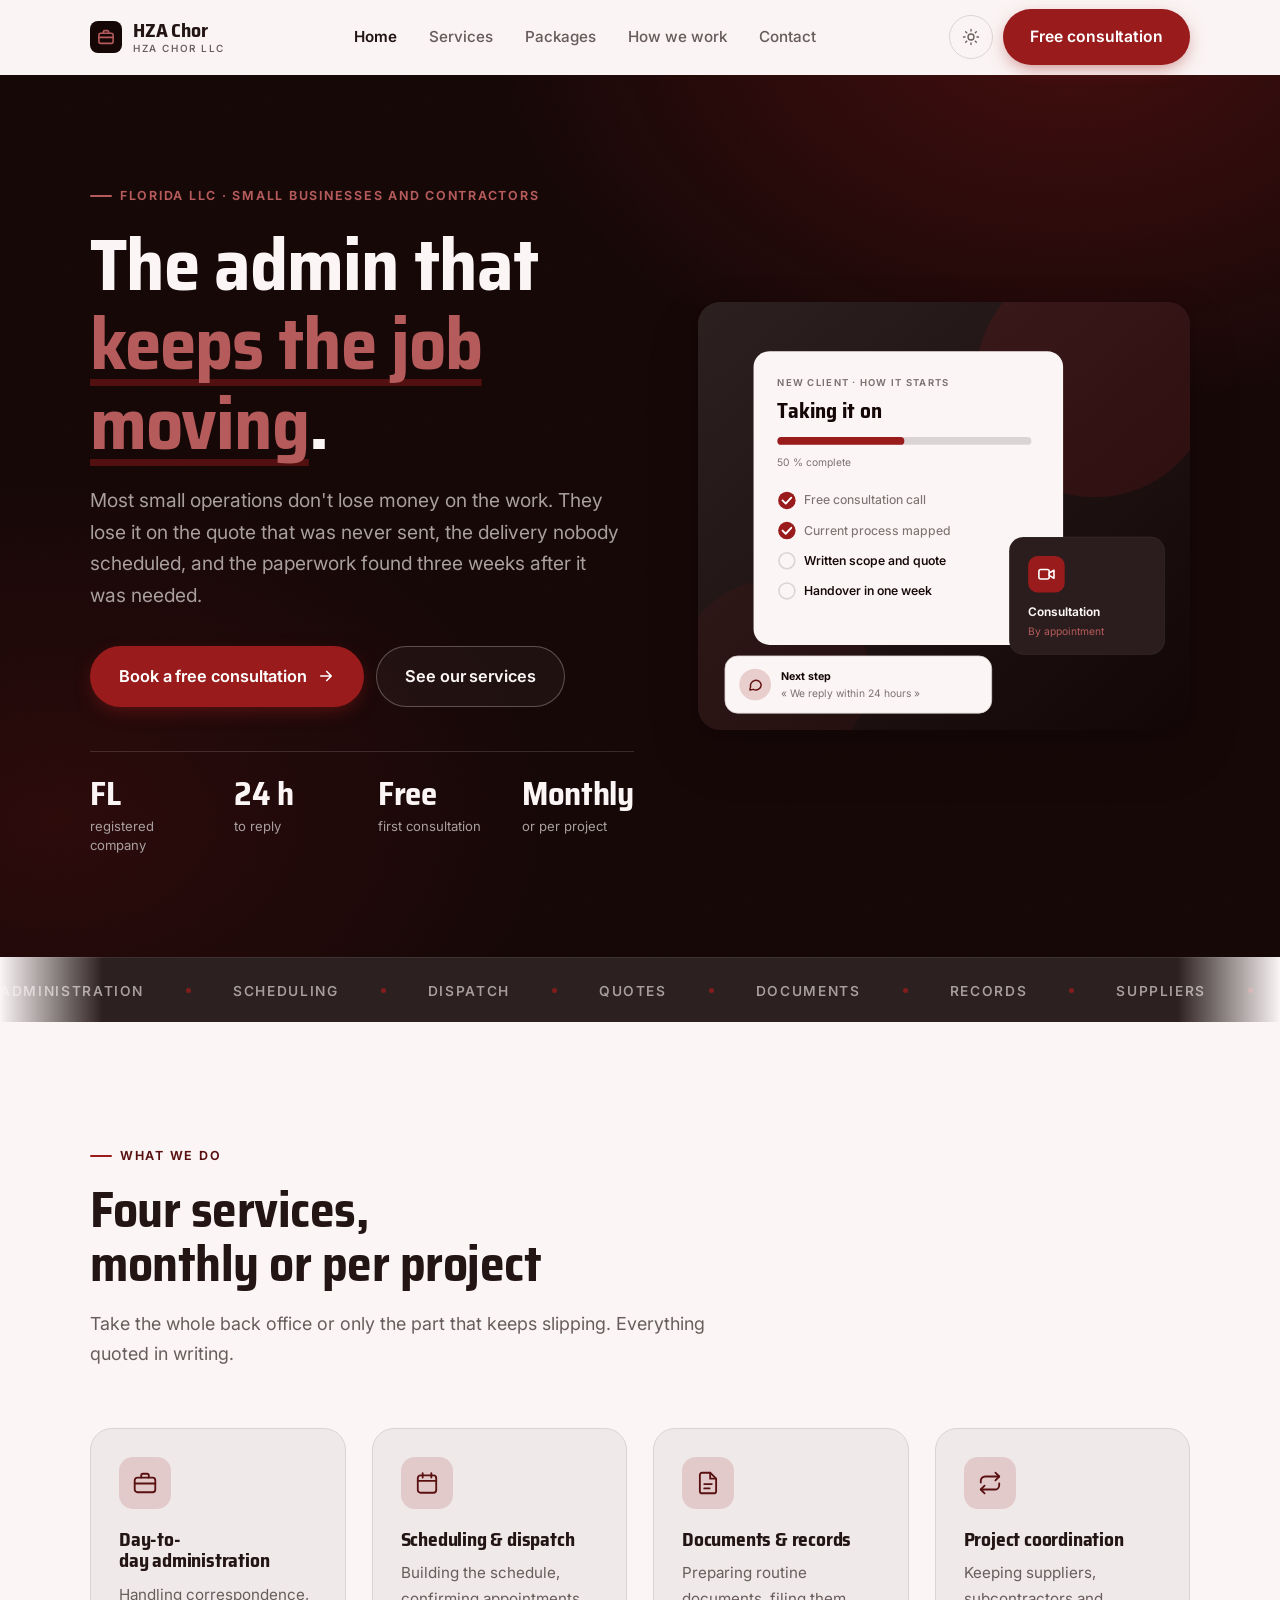
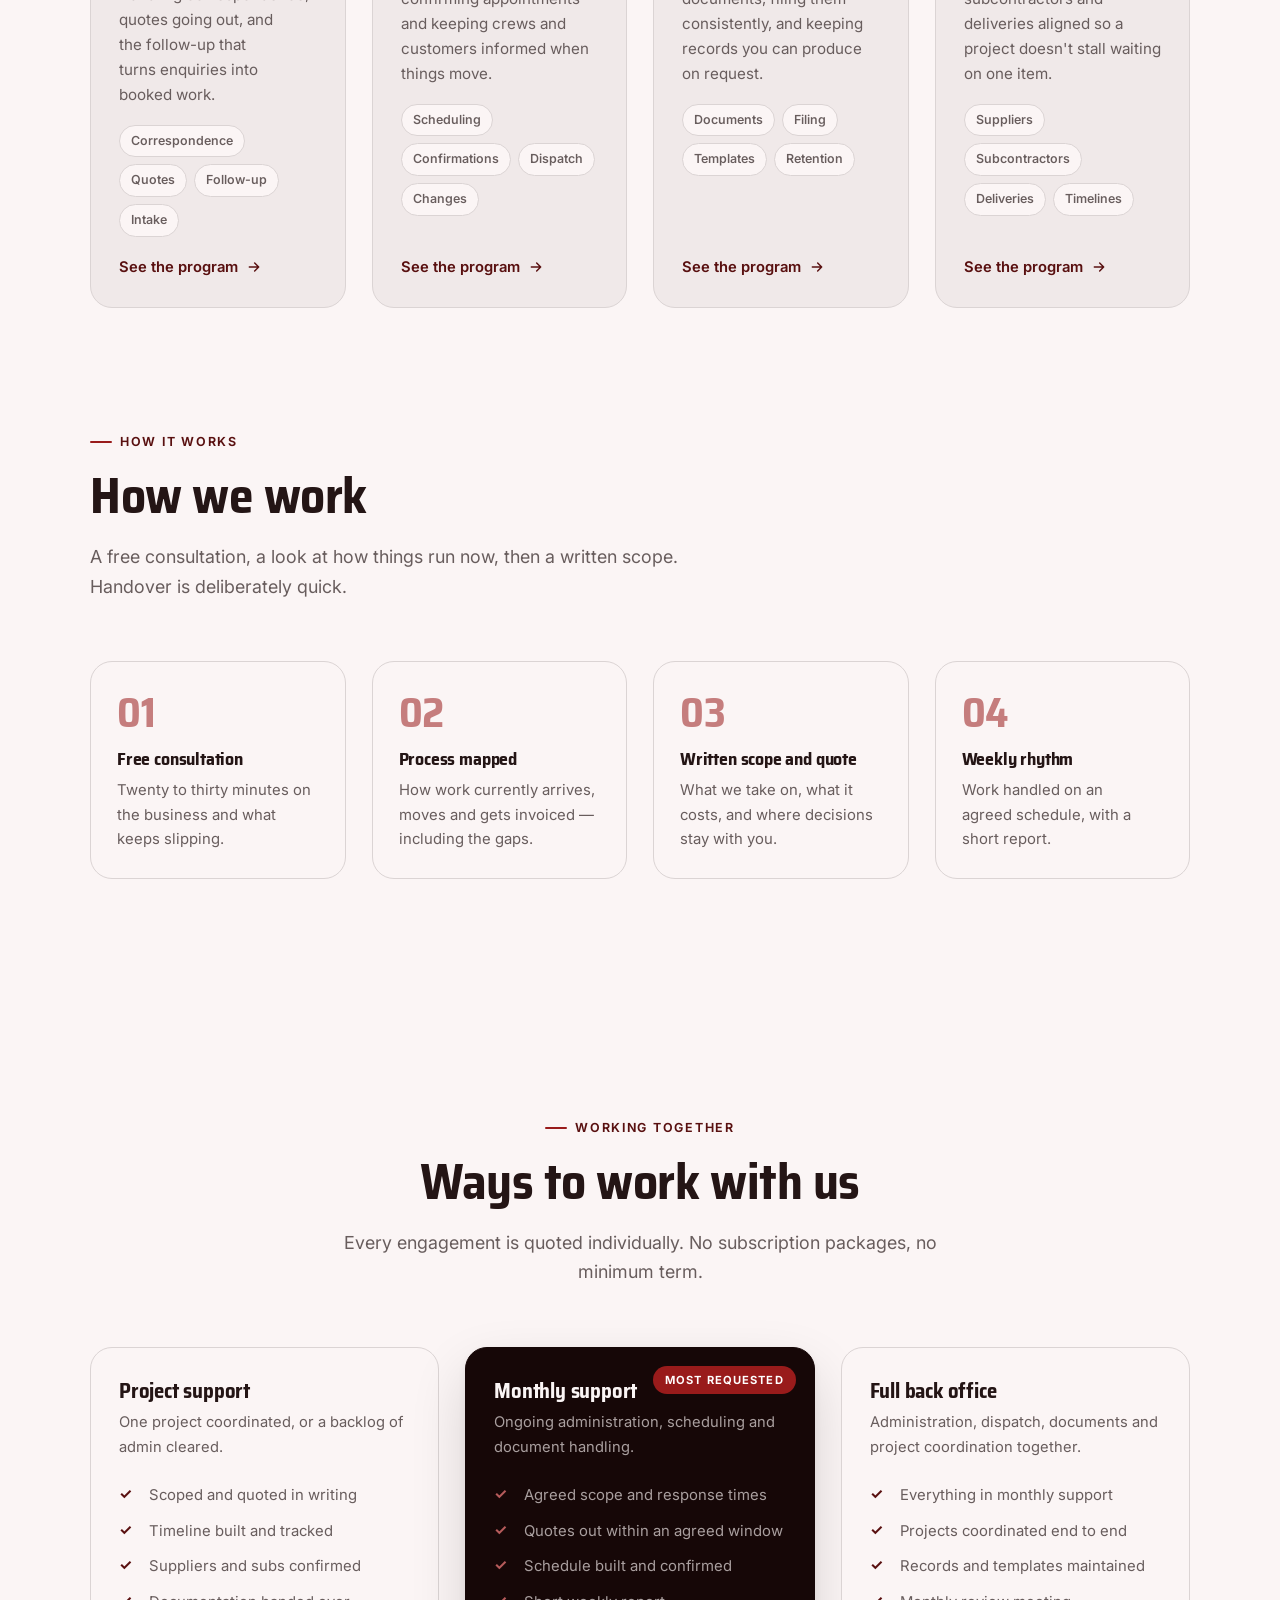
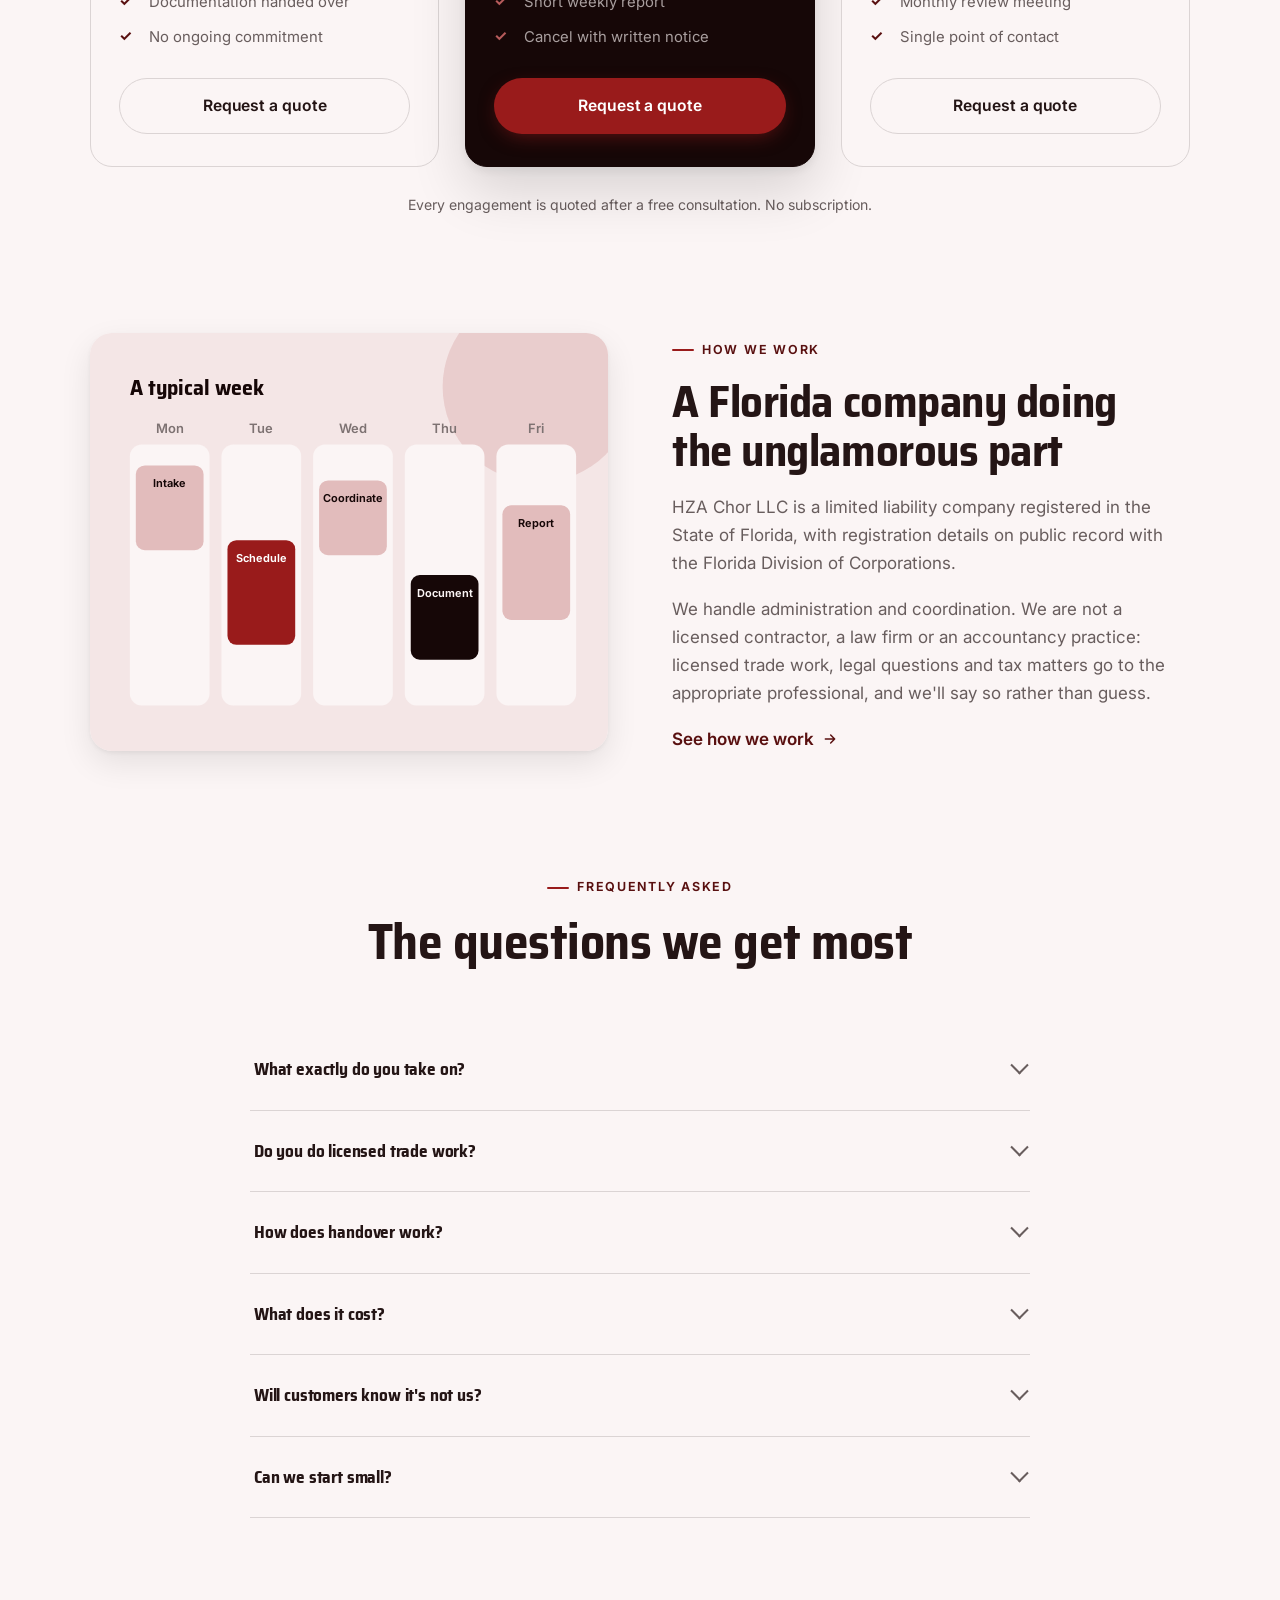
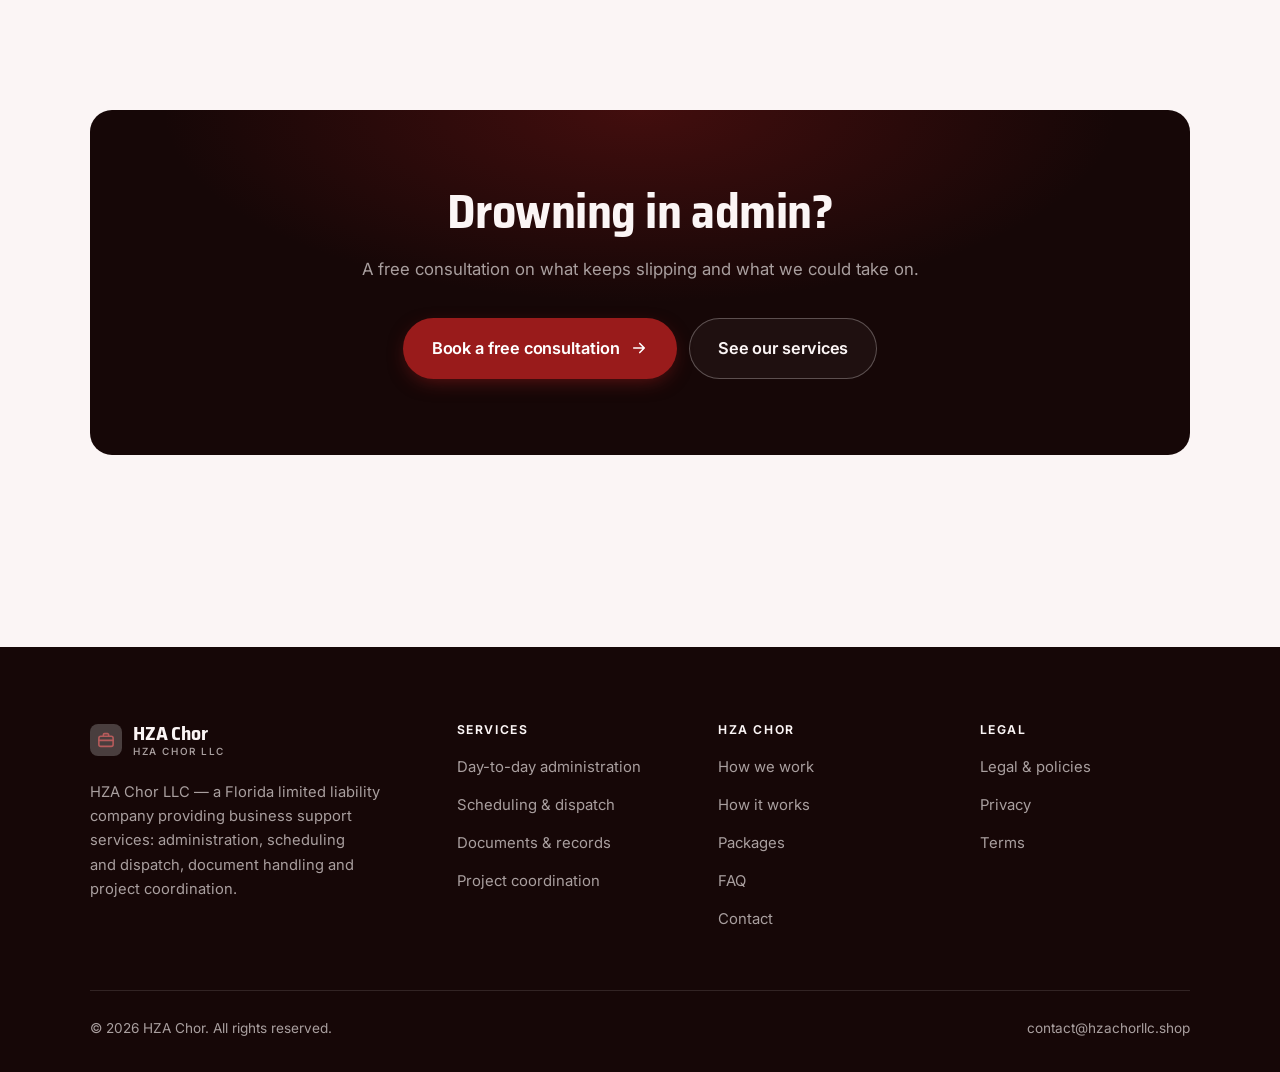
<file: index.html>
<!DOCTYPE html>
<html lang="en" class="no-js">
<head>
<meta charset="utf-8">
<meta name="viewport" content="width=device-width, initial-scale=1">
<title>HZA Chor LLC — business support and project coordination</title>
<meta name="description" content="HZA Chor LLC, a Florida company providing business support services: day-to-day administration, scheduling and dispatch, document handling and project coordination.">
<link rel="canonical" href="https://hzachorllc.shop/">

<meta property="og:type" content="website">
<meta property="og:url" content="https://hzachorllc.shop/">
<meta property="og:site_name" content="HZA Chor">
<meta property="og:locale" content="en_US">
<meta property="og:title" content="HZA Chor LLC — business support and project coordination">
<meta property="og:description" content="HZA Chor LLC, a Florida company providing business support services: day-to-day administration, scheduling and dispatch, document handling and project coordination.">
<meta name="theme-color" content="#160707">

<link rel="icon" href="assets/img/favicon.svg" type="image/svg+xml">
<link rel="preconnect" href="https://fonts.googleapis.com">
<link rel="preconnect" href="https://fonts.gstatic.com" crossorigin>
<link rel="stylesheet" href="https://fonts.googleapis.com/css2?family=Saira+Semi+Condensed:wght@400;500;600;700&family=Inter:wght@400..700&display=swap">
<link rel="stylesheet" href="assets/css/style.css">

<!-- Thème appliqué avant le premier rendu (évite le flash) -->
<script>
document.documentElement.classList.remove('no-js');
(function(){try{var t=localStorage.getItem('site-theme');if(t){document.documentElement.setAttribute('data-theme',t);}}catch(e){}})();
</script>
<script type="application/ld+json">
{
  "@context": "https://schema.org",
  "@type": "Organization",
  "name": "HZA Chor",
  "url": "https://hzachorllc.shop/",
  "email": "contact@hzachorllc.shop",
  "description": "HZA Chor LLC, a Florida company providing business support services: day-to-day administration, scheduling and dispatch, document handling and project coordination.",
  "areaServed": "US",
  "knowsLanguage": "en"
}
</script>
</head>

<body>
<a class="skip-link" href="#main">Skip to main content</a>

<header class="site-header">
  <nav class="wrap nav" aria-label="Main navigation">
    <a class="brand" href="index.html">
      <svg class="brand__mark" viewBox="0 0 64 64" aria-hidden="true">
        <rect class="bm-bg" width="64" height="64" rx="16"/>
        <g class="bm-ic" transform="translate(14 14) scale(1.5)" fill="none" stroke-width="2.1" stroke-linecap="round" stroke-linejoin="round"><rect x="2.5" y="7" width="19" height="13.5" rx="2.5"/><path d="M8.5 7V5a1.5 1.5 0 0 1 1.5-1.5h4A1.5 1.5 0 0 1 15.5 5v2M2.5 12.5h19"/></g>
      </svg>
      <span>HZA Chor<span class="brand__sub">HZA Chor LLC</span></span>
    </a>

    <ul class="nav__links" id="nav-links">
      <li><a href="index.html" aria-current="page">Home</a></li>
      <li><a href="programs.html">Services</a></li>
      <li><a href="index.html#pricing">Packages</a></li>
      <li><a href="about.html">How we work</a></li>
      <li><a href="contact.html">Contact</a></li>
      <li><a class="btn btn--primary" href="contact.html">Free consultation</a></li>
    </ul>

    <div class="nav__cta">
      <button class="theme-toggle" type="button" aria-label="Switch to dark theme">
        <svg class="icon-sun" viewBox="0 0 24 24" fill="none" stroke="currentColor" stroke-width="1.8" stroke-linecap="round" aria-hidden="true"><circle cx="12" cy="12" r="4"/><path d="M12 2v2m0 16v2M2 12h2m16 0h2M4.9 4.9l1.4 1.4m11.4 11.4 1.4 1.4M19.1 4.9l-1.4 1.4M6.3 17.7l-1.4 1.4"/></svg>
        <svg class="icon-moon" viewBox="0 0 24 24" fill="none" stroke="currentColor" stroke-width="1.8" stroke-linecap="round" stroke-linejoin="round" aria-hidden="true"><path d="M21 12.8A9 9 0 1 1 11.2 3a7 7 0 0 0 9.8 9.8z"/></svg>
      </button>
      <a class="btn btn--primary" href="contact.html">Free consultation</a>
      <button class="nav__toggle" type="button" aria-expanded="false" aria-controls="nav-links" aria-label="Open menu">
        <svg class="icon-open" viewBox="0 0 24 24" fill="none" stroke="currentColor" stroke-width="2" stroke-linecap="round" aria-hidden="true"><path d="M3 6h18M3 12h18M3 18h18"/></svg>
        <svg class="icon-close" viewBox="0 0 24 24" fill="none" stroke="currentColor" stroke-width="2" stroke-linecap="round" aria-hidden="true"><path d="M6 6l12 12M18 6L6 18"/></svg>
      </button>
    </div>
  </nav>
</header>

<main id="main">

<section class="hero">
  <div class="wrap hero__inner">
    <div>
      <span class="eyebrow hero__eyebrow">Florida LLC · Small businesses and contractors</span>
      <h1>The admin that<br> <em>keeps the job moving</em>.</h1>
      <p class="hero__lede">Most small operations don't lose money on the work. They lose it on the quote that was never sent, the delivery nobody scheduled, and the paperwork found three weeks after it was needed.</p>

      <div class="hero__actions">
        <a class="btn btn--primary btn--lg" href="contact.html">Book a free consultation <svg viewBox="0 0 24 24" fill="none" stroke="currentColor" stroke-width="2.2" stroke-linecap="round" stroke-linejoin="round" aria-hidden="true"><path d="M5 12h14M13 6l6 6-6 6"/></svg></a>
        <a class="btn btn--on-dark btn--lg" href="programs.html">See our services</a>
      </div>

      <ul class="hero__proof">
        <li><span class="stat__num">FL</span><span class="stat__label">registered company</span></li>
        <li><span class="stat__num">24 h</span><span class="stat__label">to reply</span></li>
        <li><span class="stat__num">Free</span><span class="stat__label">first consultation</span></li>
        <li><span class="stat__num">Monthly</span><span class="stat__label">or per project</span></li>
      </ul>
    </div>

    <div class="hero__art">
      <svg viewBox="0 0 620 540" role="img" aria-label="How a first engagement with HZA Chor works, from consultation to handover.">
        <defs>
          <linearGradient id="hbg" x1="0" y1="0" x2="1" y2="1">
            <stop offset="0" stop-color="#2d2020"/><stop offset="1" stop-color="#120606"/>
          </linearGradient>
        </defs>
        <rect width="620" height="540" rx="22" fill="url(#hbg)"/>
        <circle cx="500" cy="96" r="150" fill="#991b1b" opacity=".16"/>
        <circle cx="96" cy="470" r="120" fill="#991b1b" opacity=".08"/>

        <g style="font-family: var(--font-body)">
          <!-- Carte programme -->
          <rect x="70" y="62" width="390" height="370" rx="20" fill="#fbf5f5"/>
          <text x="100" y="106" font-size="12" font-weight="650" letter-spacing="1.6" fill="#7d7272">NEW CLIENT · HOW IT STARTS</text>
          <text x="100" y="146" font-size="27" font-weight="700" fill="#160707" style="font-family: var(--font-display)">Taking it on</text>
          <rect x="100" y="170" width="320" height="10" rx="5" fill="#dbd4d4"/>
          <rect x="100" y="170" width="160" height="10" rx="5" fill="#991b1b"/>
          <text x="100" y="206" font-size="13" fill="#7d7272">50 % complete</text>
          <circle cx="112" cy="250" r="11" fill="#991b1b"/><path d="M106.5 250l4 4 7-7.5" fill="none" stroke="#ffffff" stroke-width="2.4" stroke-linecap="round" stroke-linejoin="round"/><text x="134" y="255" font-size="15.5" fill="#7d7272" font-weight="450">Free consultation call</text>
          <circle cx="112" cy="288" r="11" fill="#991b1b"/><path d="M106.5 288l4 4 7-7.5" fill="none" stroke="#ffffff" stroke-width="2.4" stroke-linecap="round" stroke-linejoin="round"/><text x="134" y="293" font-size="15.5" fill="#7d7272" font-weight="450">Current process mapped</text>
          <circle cx="112" cy="326" r="10" fill="none" stroke="#dbd4d4" stroke-width="2"/><text x="134" y="331" font-size="15.5" fill="#160707" font-weight="560">Written scope and quote</text>
          <circle cx="112" cy="364" r="10" fill="none" stroke="#dbd4d4" stroke-width="2"/><text x="134" y="369" font-size="15.5" fill="#160707" font-weight="560">Handover in one week</text>

          <!-- Carte séance -->
          <rect x="392" y="296" width="196" height="148" rx="18" fill="#2b1d1d" stroke="#ffffff" stroke-opacity=".08"/>
          <rect x="416" y="320" width="46" height="46" rx="12" fill="#991b1b"/>
          <g transform="translate(427 331)" fill="none" stroke="#ffffff" color="#ffffff" stroke-width="2" stroke-linecap="round" stroke-linejoin="round"><rect x="2.5" y="6" width="13" height="12" rx="2.5"/><path d="M15.5 10.5 21.5 7v10l-6-3.5z"/></g>
          <text x="416" y="396" font-size="15" font-weight="650" fill="#fbf5f5">Consultation</text>
          <text x="416" y="420" font-size="13" fill="#b65b5b">By appointment</text>

          <!-- Retour du coach -->
          <rect x="34" y="446" width="336" height="72" rx="16" fill="#fbf5f5" stroke="#dbd4d4"/>
          <circle cx="72" cy="482" r="20" fill="#e9cece"/>
          <g transform="translate(62 472) scale(.84)" fill="none" stroke="#631212" stroke-width="2.2" stroke-linecap="round" stroke-linejoin="round"><path d="M21 12a8 8 0 0 1-11.6 7.1L4 20l1-4.6A8 8 0 1 1 21 12z"/></g>
          <text x="104" y="476" font-size="13.5" font-weight="700" fill="#160707">Next step</text>
          <text x="104" y="498" font-size="13" fill="#7d7272">« We reply within 24 hours »</text>
        </g>
      </svg>
    </div>
  </div>
</section>

<div class="marquee" aria-hidden="true">
  <div class="marquee__track"><span>Administration</span><span>Scheduling</span><span>Dispatch</span><span>Quotes</span><span>Documents</span><span>Records</span><span>Suppliers</span><span>Subcontractors</span><span>Follow-up</span><span>Reporting</span><span>Administration</span><span>Scheduling</span><span>Dispatch</span><span>Quotes</span><span>Documents</span><span>Records</span><span>Suppliers</span><span>Subcontractors</span><span>Follow-up</span><span>Reporting</span></div>
</div>

<section class="section wrap" id="programs">
  <div class="section-head reveal">
    <span class="eyebrow">What we do</span>
    <h2>Four services, monthly or per project</h2>
    <p>Take the whole back office or only the part that keeps slipping. Everything quoted in writing.</p>
  </div>
  <div class="grid grid--4 reveal-group">
    <a class="card" href="programs.html#admin">
      <div class="card__icon"><svg viewBox="0 0 24 24" fill="none" stroke="currentColor" stroke-width="1.7" stroke-linecap="round" stroke-linejoin="round" aria-hidden="true"><rect x="2.5" y="7" width="19" height="13.5" rx="2.5"/><path d="M8.5 7V5a1.5 1.5 0 0 1 1.5-1.5h4A1.5 1.5 0 0 1 15.5 5v2M2.5 12.5h19"/></svg></div>
      <h3>Day-to-day administration</h3>
      <p>Handling correspondence, quotes going out, and the follow-up that turns enquiries into booked work.</p>
      <ul class="tags"><li>Correspondence</li><li>Quotes</li><li>Follow-up</li><li>Intake</li></ul>
      <span class="arrow-link">See the program <svg viewBox="0 0 24 24" fill="none" stroke="currentColor" stroke-width="2.2" stroke-linecap="round" stroke-linejoin="round" aria-hidden="true"><path d="M5 12h14M13 6l6 6-6 6"/></svg></span>
    </a>
    <a class="card" href="programs.html#scheduling">
      <div class="card__icon"><svg viewBox="0 0 24 24" fill="none" stroke="currentColor" stroke-width="1.7" stroke-linecap="round" stroke-linejoin="round" aria-hidden="true"><rect x="3.5" y="5" width="17" height="16" rx="2.5"/><path d="M8 3v4M16 3v4M3.5 10h17"/></svg></div>
      <h3>Scheduling &amp; dispatch</h3>
      <p>Building the schedule, confirming appointments and keeping crews and customers informed when things move.</p>
      <ul class="tags"><li>Scheduling</li><li>Confirmations</li><li>Dispatch</li><li>Changes</li></ul>
      <span class="arrow-link">See the program <svg viewBox="0 0 24 24" fill="none" stroke="currentColor" stroke-width="2.2" stroke-linecap="round" stroke-linejoin="round" aria-hidden="true"><path d="M5 12h14M13 6l6 6-6 6"/></svg></span>
    </a>
    <a class="card" href="programs.html#documents">
      <div class="card__icon"><svg viewBox="0 0 24 24" fill="none" stroke="currentColor" stroke-width="1.7" stroke-linecap="round" stroke-linejoin="round" aria-hidden="true"><path d="M14 2.5H6.5A2 2 0 0 0 4.5 4.5v15a2 2 0 0 0 2 2h11a2 2 0 0 0 2-2V8z"/><path d="M14 2.5V8h5.5M8.5 13h7M8.5 17h5"/></svg></div>
      <h3>Documents &amp; records</h3>
      <p>Preparing routine documents, filing them consistently, and keeping records you can produce on request.</p>
      <ul class="tags"><li>Documents</li><li>Filing</li><li>Templates</li><li>Retention</li></ul>
      <span class="arrow-link">See the program <svg viewBox="0 0 24 24" fill="none" stroke="currentColor" stroke-width="2.2" stroke-linecap="round" stroke-linejoin="round" aria-hidden="true"><path d="M5 12h14M13 6l6 6-6 6"/></svg></span>
    </a>
    <a class="card" href="programs.html#projects">
      <div class="card__icon"><svg viewBox="0 0 24 24" fill="none" stroke="currentColor" stroke-width="1.7" stroke-linecap="round" stroke-linejoin="round" aria-hidden="true"><path d="M17 2.5l3.5 3.5L17 9.5"/><path d="M3.5 11.5V10A4 4 0 0 1 7.5 6h13M7 21.5 3.5 18 7 14.5"/><path d="M20.5 12.5V14a4 4 0 0 1-4 4h-13"/></svg></div>
      <h3>Project coordination</h3>
      <p>Keeping suppliers, subcontractors and deliveries aligned so a project doesn't stall waiting on one item.</p>
      <ul class="tags"><li>Suppliers</li><li>Subcontractors</li><li>Deliveries</li><li>Timelines</li></ul>
      <span class="arrow-link">See the program <svg viewBox="0 0 24 24" fill="none" stroke="currentColor" stroke-width="2.2" stroke-linecap="round" stroke-linejoin="round" aria-hidden="true"><path d="M5 12h14M13 6l6 6-6 6"/></svg></span>
    </a>
  </div>
</section>

<section class="section section--flush wrap" id="how-it-works">
  <div class="section-head reveal">
    <span class="eyebrow">How it works</span>
    <h2>How we work</h2>
    <p>A free consultation, a look at how things run now, then a written scope. Handover is deliberately quick.</p>
  </div>
  <div class="grid grid--4 steps reveal-group">
    <article class="step">
      <h3>Free consultation</h3>
      <p>Twenty to thirty minutes on the business and what keeps slipping.</p>
    </article>
    <article class="step">
      <h3>Process mapped</h3>
      <p>How work currently arrives, moves and gets invoiced — including the gaps.</p>
    </article>
    <article class="step">
      <h3>Written scope and quote</h3>
      <p>What we take on, what it costs, and where decisions stay with you.</p>
    </article>
    <article class="step">
      <h3>Weekly rhythm</h3>
      <p>Work handled on an agreed schedule, with a short report.</p>
    </article>
  </div>
</section>

<section class="section wrap" id="pricing">
  <div class="section-head section-head--center reveal">
    <span class="eyebrow">Working together</span>
    <h2>Ways to work with us</h2>
    <p>Every engagement is quoted individually. No subscription packages, no minimum term.</p>
  </div>
  <div class="grid grid--3 plans reveal-group">
    <article class="plan">
      
      <h3>Project support</h3>
      <p class="plan__desc">One project coordinated, or a backlog of admin cleared.</p>
      
      <ul class="plan__features">
        <li>Scoped and quoted in writing</li>
        <li>Timeline built and tracked</li>
        <li>Suppliers and subs confirmed</li>
        <li>Documentation handed over</li>
        <li>No ongoing commitment</li>
      </ul>
      <a class="btn btn--ghost btn--block" href="contact.html">Request a quote</a>
    </article>
    <article class="plan plan--featured">
      <span class="plan__tag">Most requested</span>
      <h3>Monthly support</h3>
      <p class="plan__desc">Ongoing administration, scheduling and document handling.</p>
      
      <ul class="plan__features">
        <li>Agreed scope and response times</li>
        <li>Quotes out within an agreed window</li>
        <li>Schedule built and confirmed</li>
        <li>Short weekly report</li>
        <li>Cancel with written notice</li>
      </ul>
      <a class="btn btn--primary btn--block" href="contact.html">Request a quote</a>
    </article>
    <article class="plan">
      
      <h3>Full back office</h3>
      <p class="plan__desc">Administration, dispatch, documents and project coordination together.</p>
      
      <ul class="plan__features">
        <li>Everything in monthly support</li>
        <li>Projects coordinated end to end</li>
        <li>Records and templates maintained</li>
        <li>Monthly review meeting</li>
        <li>Single point of contact</li>
      </ul>
      <a class="btn btn--ghost btn--block" href="contact.html">Request a quote</a>
    </article>
  </div>
  <p class="plans-note">Every engagement is quoted after a free consultation. No subscription.</p>
</section>

<section class="section section--flush wrap">
  <div class="split reveal">
    <div class="split__art">
      <svg viewBox="0 0 520 420" role="img" aria-label="Example of a typical week: Intake, Schedule, Coordinate, Document, Report.">
        <rect width="520" height="420" rx="20" fill="#f4e6e6"/>
        <circle cx="450" cy="54" r="96" fill="#991b1b" opacity=".12"/>
        <g style="font-family: var(--font-body)">
        <text x="40" y="62" font-size="22" font-weight="700" fill="#160707" style="font-family: var(--font-display)">A typical week</text>
        <text x="80" y="100" text-anchor="middle" font-size="13" font-weight="600" fill="#7d7272">Mon</text>
        <rect x="40" y="112" width="80" height="262" rx="12" fill="#fbf5f5"/>
        <rect x="46" y="133" width="68" height="85" rx="9" fill="#e2bcbc"/>
        <text x="80" y="155" text-anchor="middle" font-size="11" font-weight="650" fill="#160707">Intake</text>
        <text x="172" y="100" text-anchor="middle" font-size="13" font-weight="600" fill="#7d7272">Tue</text>
        <rect x="132" y="112" width="80" height="262" rx="12" fill="#fbf5f5"/>
        <rect x="138" y="208" width="68" height="105" rx="9" fill="#991b1b"/>
        <text x="172" y="230" text-anchor="middle" font-size="11" font-weight="650" fill="#ffffff">Schedule</text>
        <text x="264" y="100" text-anchor="middle" font-size="13" font-weight="600" fill="#7d7272">Wed</text>
        <rect x="224" y="112" width="80" height="262" rx="12" fill="#fbf5f5"/>
        <rect x="230" y="148" width="68" height="75" rx="9" fill="#e2bcbc"/>
        <text x="264" y="170" text-anchor="middle" font-size="11" font-weight="650" fill="#160707">Coordinate</text>
        <text x="356" y="100" text-anchor="middle" font-size="13" font-weight="600" fill="#7d7272">Thu</text>
        <rect x="316" y="112" width="80" height="262" rx="12" fill="#fbf5f5"/>
        <rect x="322" y="243" width="68" height="85" rx="9" fill="#160707"/>
        <text x="356" y="265" text-anchor="middle" font-size="11" font-weight="650" fill="#fbf5f5">Document</text>
        <text x="448" y="100" text-anchor="middle" font-size="13" font-weight="600" fill="#7d7272">Fri</text>
        <rect x="408" y="112" width="80" height="262" rx="12" fill="#fbf5f5"/>
        <rect x="414" y="173" width="68" height="115" rx="9" fill="#e2bcbc"/>
        <text x="448" y="195" text-anchor="middle" font-size="11" font-weight="650" fill="#160707">Report</text>
        </g>
      </svg>
    </div>
    <div>
      <span class="eyebrow">How we work</span>
      <h2>A Florida company doing the unglamorous part</h2>
      <p>HZA Chor LLC is a limited liability company registered in the State of Florida, with registration details on public record with the Florida Division of Corporations.</p>
      <p>We handle administration and coordination. We are not a licensed contractor, a law firm or an accountancy practice: licensed trade work, legal questions and tax matters go to the appropriate professional, and we'll say so rather than guess.</p>
      <p><a class="arrow-link" href="about.html">See how we work <svg viewBox="0 0 24 24" fill="none" stroke="currentColor" stroke-width="2.2" stroke-linecap="round" stroke-linejoin="round" aria-hidden="true"><path d="M5 12h14M13 6l6 6-6 6"/></svg></a></p>
    </div>
  </div>
</section>

<section class="section section--flush wrap" id="faq">
  <div class="section-head section-head--center reveal">
    <span class="eyebrow">Frequently asked</span>
    <h2>The questions we get most</h2>
  </div>
  <div class="faq reveal">
    <details>
      <summary>What exactly do you take on?</summary>
      <p>Whatever is agreed in the written scope — commonly intake, quotes, scheduling, confirmations, document preparation and project coordination. Decisions stay with you.</p>
    </details>
    <details>
      <summary>Do you do licensed trade work?</summary>
      <p>No. We coordinate licensed trades and suppliers; we don't perform work requiring a trade licence.</p>
    </details>
    <details>
      <summary>How does handover work?</summary>
      <p>Usually within a week: we map how things run now, set up the routes in, and take over on an agreed date. Nothing goes dark in between.</p>
    </details>
    <details>
      <summary>What does it cost?</summary>
      <p>It depends on volume and scope. Everything is quoted in writing after a free consultation, and nothing is charged before you accept.</p>
    </details>
    <details>
      <summary>Will customers know it's not us?</summary>
      <p>We work under your business name on correspondence where you want that, and we'll agree exactly how we identify ourselves before anything goes out.</p>
    </details>
    <details>
      <summary>Can we start small?</summary>
      <p>Yes, and it's usually sensible. Take one thing that keeps slipping and expand only if it's working.</p>
    </details>
  </div>
</section>

<section class="wrap section--tight">
  <div class="cta-band reveal">
    <h2>Drowning in admin?</h2>
    <p>A free consultation on what keeps slipping and what we could take on.</p>
    <div class="hero__actions">
      <a class="btn btn--primary btn--lg" href="contact.html">Book a free consultation <svg viewBox="0 0 24 24" fill="none" stroke="currentColor" stroke-width="2.2" stroke-linecap="round" stroke-linejoin="round" aria-hidden="true"><path d="M5 12h14M13 6l6 6-6 6"/></svg></a>
      <a class="btn btn--on-dark btn--lg" href="programs.html">See our services</a>
    </div>
  </div>
</section>

</main>

<footer class="site-footer">
  <div class="wrap">
    <div class="footer__grid">
      <div class="footer__brand">
        <a class="brand" href="index.html">
          <svg class="brand__mark" viewBox="0 0 64 64" aria-hidden="true">
        <rect class="bm-bg" width="64" height="64" rx="16"/>
        <g class="bm-ic" transform="translate(14 14) scale(1.5)" fill="none" stroke-width="2.1" stroke-linecap="round" stroke-linejoin="round"><rect x="2.5" y="7" width="19" height="13.5" rx="2.5"/><path d="M8.5 7V5a1.5 1.5 0 0 1 1.5-1.5h4A1.5 1.5 0 0 1 15.5 5v2M2.5 12.5h19"/></g>
      </svg>
          <span>HZA Chor<span class="brand__sub">HZA Chor LLC</span></span>
        </a>
        <p>HZA Chor LLC — a Florida limited liability company providing business support services: administration, scheduling and dispatch, document handling and project coordination.</p>
      </div>

      <div class="footer__col">
        <h4>Services</h4>
        <ul>
          <li><a href="programs.html#admin">Day-to-day administration</a></li>
          <li><a href="programs.html#scheduling">Scheduling &amp; dispatch</a></li>
          <li><a href="programs.html#documents">Documents &amp; records</a></li>
          <li><a href="programs.html#projects">Project coordination</a></li>
        </ul>
      </div>

      <div class="footer__col">
        <h4>HZA Chor</h4>
        <ul>
          <li><a href="about.html">How we work</a></li>
          <li><a href="index.html#how-it-works">How it works</a></li>
          <li><a href="index.html#pricing">Packages</a></li>
          <li><a href="index.html#faq">FAQ</a></li>
          <li><a href="contact.html">Contact</a></li>
        </ul>
      </div>

      <div class="footer__col">
        <h4>Legal</h4>
        <ul>
          <li><a href="legal.html">Legal &amp; policies</a></li>
          <li><a href="legal.html#privacy">Privacy</a></li>
          <li><a href="legal.html#terms">Terms</a></li>
        </ul>
      </div>
    </div>

    <div class="footer__bottom">
      <p>© <span data-year>2026</span> HZA Chor. All rights reserved.</p>
      <p><a href="mailto:contact@hzachorllc.shop">contact@hzachorllc.shop</a></p>
    </div>
  </div>
</footer>

<script src="assets/js/main.js" defer></script>
</body>
</html>
</file>
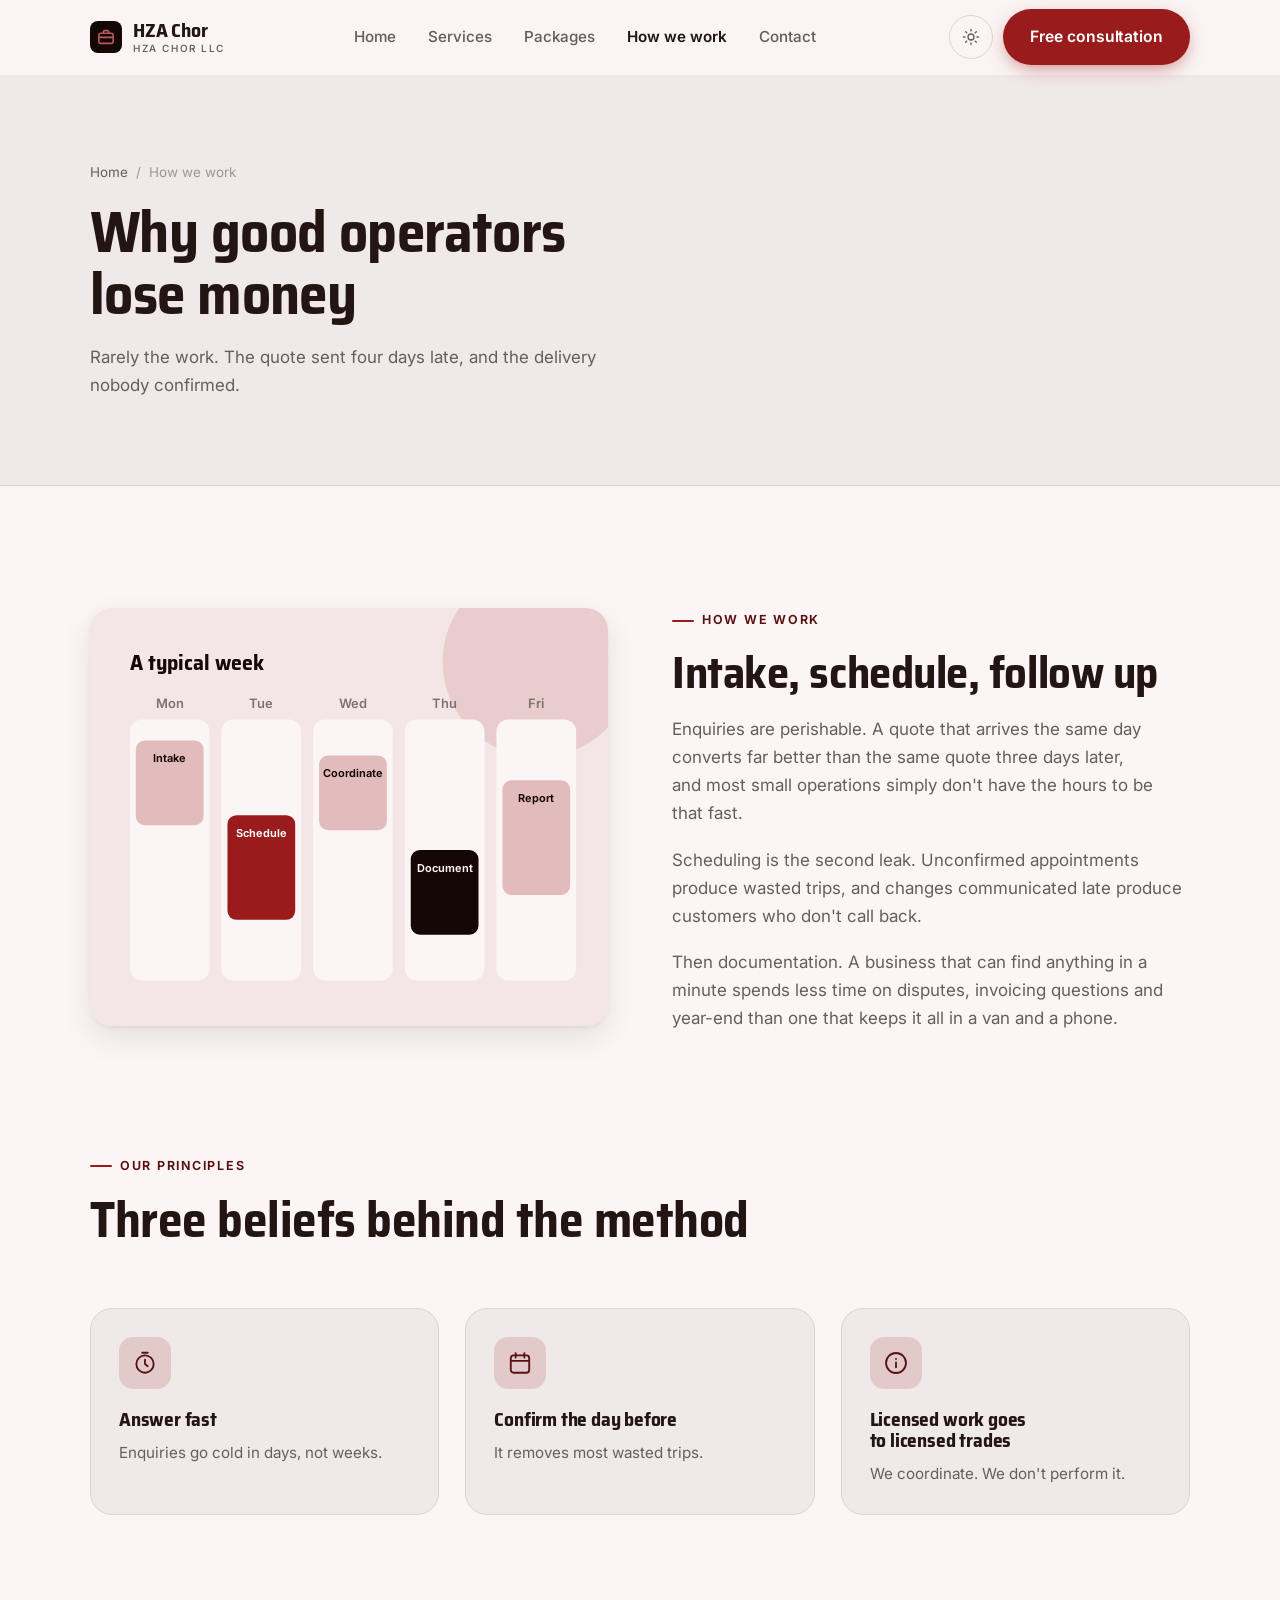
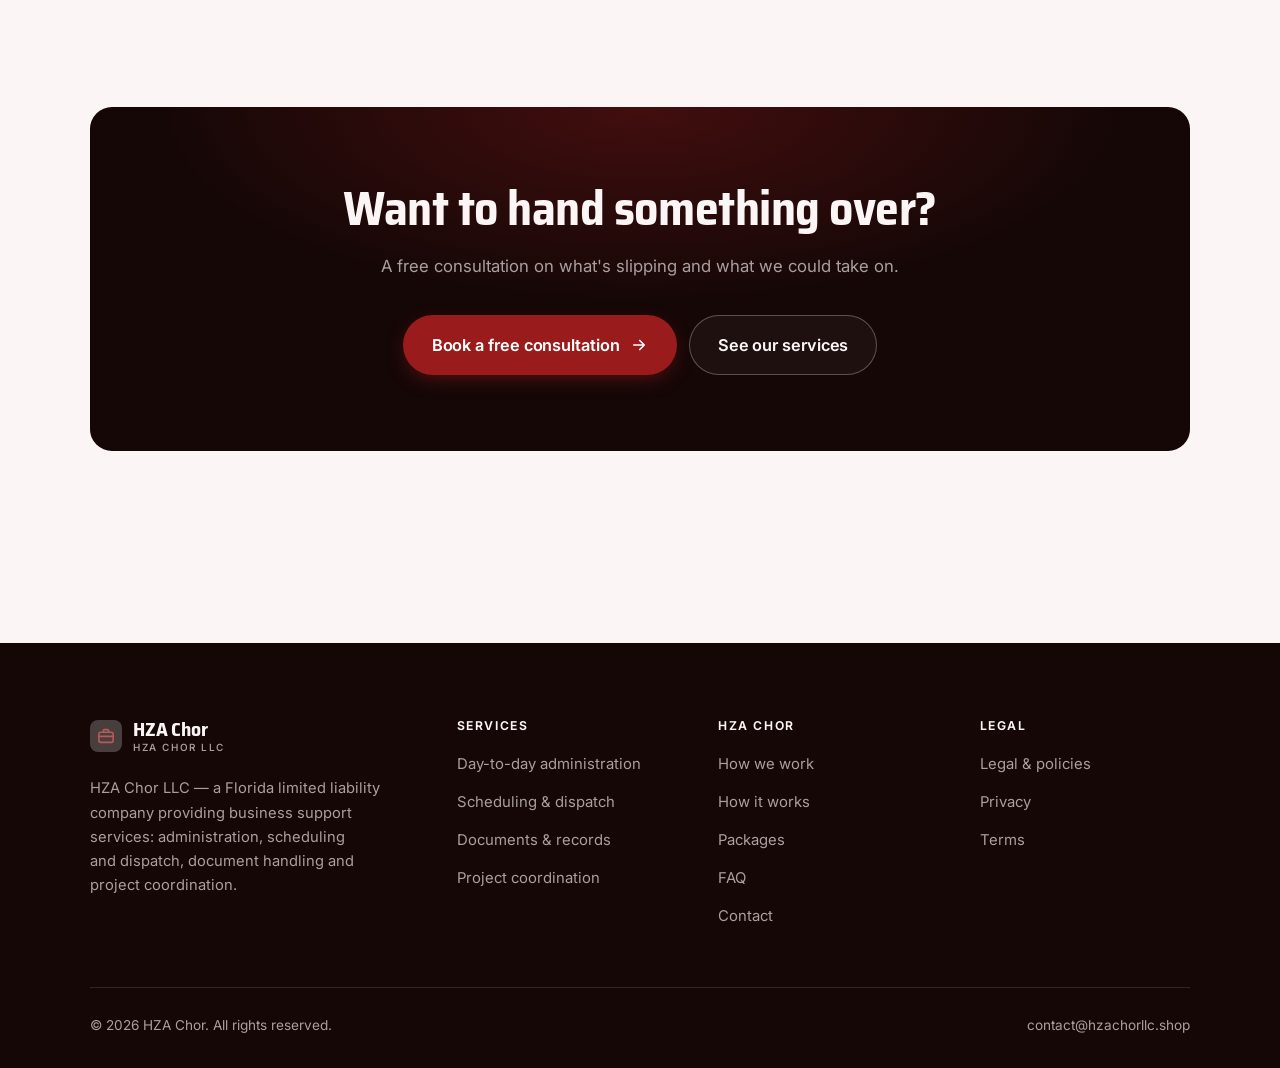
<file: about.html>
<!DOCTYPE html>
<html lang="en" class="no-js">
<head>
<meta charset="utf-8">
<meta name="viewport" content="width=device-width, initial-scale=1">
<title>How we work — HZA Chor</title>
<meta name="description" content="About HZA Chor LLC, a Florida limited liability company providing business support and coordination.">
<link rel="canonical" href="https://hzachorllc.shop/about.html">

<meta property="og:type" content="website">
<meta property="og:url" content="https://hzachorllc.shop/about.html">
<meta property="og:site_name" content="HZA Chor">
<meta property="og:locale" content="en_US">
<meta property="og:title" content="How we work — HZA Chor">
<meta property="og:description" content="About HZA Chor LLC, a Florida limited liability company providing business support and coordination.">
<meta name="theme-color" content="#160707">

<link rel="icon" href="assets/img/favicon.svg" type="image/svg+xml">
<link rel="preconnect" href="https://fonts.googleapis.com">
<link rel="preconnect" href="https://fonts.gstatic.com" crossorigin>
<link rel="stylesheet" href="https://fonts.googleapis.com/css2?family=Saira+Semi+Condensed:wght@400;500;600;700&family=Inter:wght@400..700&display=swap">
<link rel="stylesheet" href="assets/css/style.css">

<!-- Thème appliqué avant le premier rendu (évite le flash) -->
<script>
document.documentElement.classList.remove('no-js');
(function(){try{var t=localStorage.getItem('site-theme');if(t){document.documentElement.setAttribute('data-theme',t);}}catch(e){}})();
</script>
</head>

<body>
<a class="skip-link" href="#main">Skip to main content</a>

<header class="site-header">
  <nav class="wrap nav" aria-label="Main navigation">
    <a class="brand" href="index.html">
      <svg class="brand__mark" viewBox="0 0 64 64" aria-hidden="true">
        <rect class="bm-bg" width="64" height="64" rx="16"/>
        <g class="bm-ic" transform="translate(14 14) scale(1.5)" fill="none" stroke-width="2.1" stroke-linecap="round" stroke-linejoin="round"><rect x="2.5" y="7" width="19" height="13.5" rx="2.5"/><path d="M8.5 7V5a1.5 1.5 0 0 1 1.5-1.5h4A1.5 1.5 0 0 1 15.5 5v2M2.5 12.5h19"/></g>
      </svg>
      <span>HZA Chor<span class="brand__sub">HZA Chor LLC</span></span>
    </a>

    <ul class="nav__links" id="nav-links">
      <li><a href="index.html">Home</a></li>
      <li><a href="programs.html">Services</a></li>
      <li><a href="index.html#pricing">Packages</a></li>
      <li><a href="about.html" aria-current="page">How we work</a></li>
      <li><a href="contact.html">Contact</a></li>
      <li><a class="btn btn--primary" href="contact.html">Free consultation</a></li>
    </ul>

    <div class="nav__cta">
      <button class="theme-toggle" type="button" aria-label="Switch to dark theme">
        <svg class="icon-sun" viewBox="0 0 24 24" fill="none" stroke="currentColor" stroke-width="1.8" stroke-linecap="round" aria-hidden="true"><circle cx="12" cy="12" r="4"/><path d="M12 2v2m0 16v2M2 12h2m16 0h2M4.9 4.9l1.4 1.4m11.4 11.4 1.4 1.4M19.1 4.9l-1.4 1.4M6.3 17.7l-1.4 1.4"/></svg>
        <svg class="icon-moon" viewBox="0 0 24 24" fill="none" stroke="currentColor" stroke-width="1.8" stroke-linecap="round" stroke-linejoin="round" aria-hidden="true"><path d="M21 12.8A9 9 0 1 1 11.2 3a7 7 0 0 0 9.8 9.8z"/></svg>
      </button>
      <a class="btn btn--primary" href="contact.html">Free consultation</a>
      <button class="nav__toggle" type="button" aria-expanded="false" aria-controls="nav-links" aria-label="Open menu">
        <svg class="icon-open" viewBox="0 0 24 24" fill="none" stroke="currentColor" stroke-width="2" stroke-linecap="round" aria-hidden="true"><path d="M3 6h18M3 12h18M3 18h18"/></svg>
        <svg class="icon-close" viewBox="0 0 24 24" fill="none" stroke="currentColor" stroke-width="2" stroke-linecap="round" aria-hidden="true"><path d="M6 6l12 12M18 6L6 18"/></svg>
      </button>
    </div>
  </nav>
</header>

<main id="main">

<section class="page-head">
  <div class="wrap">
    <nav class="breadcrumb" aria-label="Breadcrumb">
      <a href="index.html">Home</a><span>/</span><span aria-current="page">How we work</span>
    </nav>
    <h1>Why good operators lose money</h1>
    <p>Rarely the work. The quote sent four days late, and the delivery nobody confirmed.</p>
  </div>
</section>

<section class="section wrap">
  <div class="split reveal">
    <div class="split__art">
      <svg viewBox="0 0 520 420" role="img" aria-label="Example of a typical week: Intake, Schedule, Coordinate, Document, Report.">
        <rect width="520" height="420" rx="20" fill="#f4e6e6"/>
        <circle cx="450" cy="54" r="96" fill="#991b1b" opacity=".12"/>
        <g style="font-family: var(--font-body)">
        <text x="40" y="62" font-size="22" font-weight="700" fill="#160707" style="font-family: var(--font-display)">A typical week</text>
        <text x="80" y="100" text-anchor="middle" font-size="13" font-weight="600" fill="#7d7272">Mon</text>
        <rect x="40" y="112" width="80" height="262" rx="12" fill="#fbf5f5"/>
        <rect x="46" y="133" width="68" height="85" rx="9" fill="#e2bcbc"/>
        <text x="80" y="155" text-anchor="middle" font-size="11" font-weight="650" fill="#160707">Intake</text>
        <text x="172" y="100" text-anchor="middle" font-size="13" font-weight="600" fill="#7d7272">Tue</text>
        <rect x="132" y="112" width="80" height="262" rx="12" fill="#fbf5f5"/>
        <rect x="138" y="208" width="68" height="105" rx="9" fill="#991b1b"/>
        <text x="172" y="230" text-anchor="middle" font-size="11" font-weight="650" fill="#ffffff">Schedule</text>
        <text x="264" y="100" text-anchor="middle" font-size="13" font-weight="600" fill="#7d7272">Wed</text>
        <rect x="224" y="112" width="80" height="262" rx="12" fill="#fbf5f5"/>
        <rect x="230" y="148" width="68" height="75" rx="9" fill="#e2bcbc"/>
        <text x="264" y="170" text-anchor="middle" font-size="11" font-weight="650" fill="#160707">Coordinate</text>
        <text x="356" y="100" text-anchor="middle" font-size="13" font-weight="600" fill="#7d7272">Thu</text>
        <rect x="316" y="112" width="80" height="262" rx="12" fill="#fbf5f5"/>
        <rect x="322" y="243" width="68" height="85" rx="9" fill="#160707"/>
        <text x="356" y="265" text-anchor="middle" font-size="11" font-weight="650" fill="#fbf5f5">Document</text>
        <text x="448" y="100" text-anchor="middle" font-size="13" font-weight="600" fill="#7d7272">Fri</text>
        <rect x="408" y="112" width="80" height="262" rx="12" fill="#fbf5f5"/>
        <rect x="414" y="173" width="68" height="115" rx="9" fill="#e2bcbc"/>
        <text x="448" y="195" text-anchor="middle" font-size="11" font-weight="650" fill="#160707">Report</text>
        </g>
      </svg>
    </div>
    <div>
      <span class="eyebrow">How we work</span>
      <h2>Intake, schedule, follow up</h2>
      <p>Enquiries are perishable. A quote that arrives the same day converts far better than the same quote three days later, and most small operations simply don't have the hours to be that fast.</p>
      <p>Scheduling is the second leak. Unconfirmed appointments produce wasted trips, and changes communicated late produce customers who don't call back.</p>
      <p>Then documentation. A business that can find anything in a minute spends less time on disputes, invoicing questions and year-end than one that keeps it all in a van and a phone.</p>
      <!--
        TO DO: add a short introduction of the coach (name, real background),
        with a photo if possible. Do not invent credentials — see README.md.
      -->
    </div>
  </div>
</section>

<section class="section section--flush wrap">
  <div class="section-head reveal">
    <span class="eyebrow">Our principles</span>
    <h2>Three beliefs behind the method</h2>
  </div>
  <div class="grid grid--3 reveal-group">
    <article class="card">
      <div class="card__icon"><svg viewBox="0 0 24 24" fill="none" stroke="currentColor" stroke-width="1.7" stroke-linecap="round" stroke-linejoin="round" aria-hidden="true"><circle cx="12" cy="13" r="8"/><path d="M12 9v4l2.5 2M9.5 2.5h5"/></svg></div>
      <h3>Answer fast</h3>
      <p>Enquiries go cold in days, not weeks.</p>
    </article>
    <article class="card">
      <div class="card__icon"><svg viewBox="0 0 24 24" fill="none" stroke="currentColor" stroke-width="1.7" stroke-linecap="round" stroke-linejoin="round" aria-hidden="true"><rect x="3.5" y="5" width="17" height="16" rx="2.5"/><path d="M8 3v4M16 3v4M3.5 10h17"/></svg></div>
      <h3>Confirm the day before</h3>
      <p>It removes most wasted trips.</p>
    </article>
    <article class="card">
      <div class="card__icon"><svg viewBox="0 0 24 24" fill="none" stroke="currentColor" stroke-width="1.7" stroke-linecap="round" stroke-linejoin="round" aria-hidden="true"><circle cx="12" cy="12" r="9.2"/><path d="M12 16v-4.5M12 8.2v.1"/></svg></div>
      <h3>Licensed work goes to licensed trades</h3>
      <p>We coordinate. We don't perform it.</p>
    </article>
  </div>
</section>

<section class="wrap section--tight">
  <div class="cta-band reveal">
    <h2>Want to hand something over?</h2>
    <p>A free consultation on what's slipping and what we could take on.</p>
    <div class="hero__actions">
      <a class="btn btn--primary btn--lg" href="contact.html">Book a free consultation <svg viewBox="0 0 24 24" fill="none" stroke="currentColor" stroke-width="2.2" stroke-linecap="round" stroke-linejoin="round" aria-hidden="true"><path d="M5 12h14M13 6l6 6-6 6"/></svg></a>
      <a class="btn btn--on-dark btn--lg" href="programs.html">See our services</a>
    </div>
  </div>
</section>

</main>

<footer class="site-footer">
  <div class="wrap">
    <div class="footer__grid">
      <div class="footer__brand">
        <a class="brand" href="index.html">
          <svg class="brand__mark" viewBox="0 0 64 64" aria-hidden="true">
        <rect class="bm-bg" width="64" height="64" rx="16"/>
        <g class="bm-ic" transform="translate(14 14) scale(1.5)" fill="none" stroke-width="2.1" stroke-linecap="round" stroke-linejoin="round"><rect x="2.5" y="7" width="19" height="13.5" rx="2.5"/><path d="M8.5 7V5a1.5 1.5 0 0 1 1.5-1.5h4A1.5 1.5 0 0 1 15.5 5v2M2.5 12.5h19"/></g>
      </svg>
          <span>HZA Chor<span class="brand__sub">HZA Chor LLC</span></span>
        </a>
        <p>HZA Chor LLC — a Florida limited liability company providing business support services: administration, scheduling and dispatch, document handling and project coordination.</p>
      </div>

      <div class="footer__col">
        <h4>Services</h4>
        <ul>
          <li><a href="programs.html#admin">Day-to-day administration</a></li>
          <li><a href="programs.html#scheduling">Scheduling &amp; dispatch</a></li>
          <li><a href="programs.html#documents">Documents &amp; records</a></li>
          <li><a href="programs.html#projects">Project coordination</a></li>
        </ul>
      </div>

      <div class="footer__col">
        <h4>HZA Chor</h4>
        <ul>
          <li><a href="about.html">How we work</a></li>
          <li><a href="index.html#how-it-works">How it works</a></li>
          <li><a href="index.html#pricing">Packages</a></li>
          <li><a href="index.html#faq">FAQ</a></li>
          <li><a href="contact.html">Contact</a></li>
        </ul>
      </div>

      <div class="footer__col">
        <h4>Legal</h4>
        <ul>
          <li><a href="legal.html">Legal &amp; policies</a></li>
          <li><a href="legal.html#privacy">Privacy</a></li>
          <li><a href="legal.html#terms">Terms</a></li>
        </ul>
      </div>
    </div>

    <div class="footer__bottom">
      <p>© <span data-year>2026</span> HZA Chor. All rights reserved.</p>
      <p><a href="mailto:contact@hzachorllc.shop">contact@hzachorllc.shop</a></p>
    </div>
  </div>
</footer>

<script src="assets/js/main.js" defer></script>
</body>
</html>
</file>
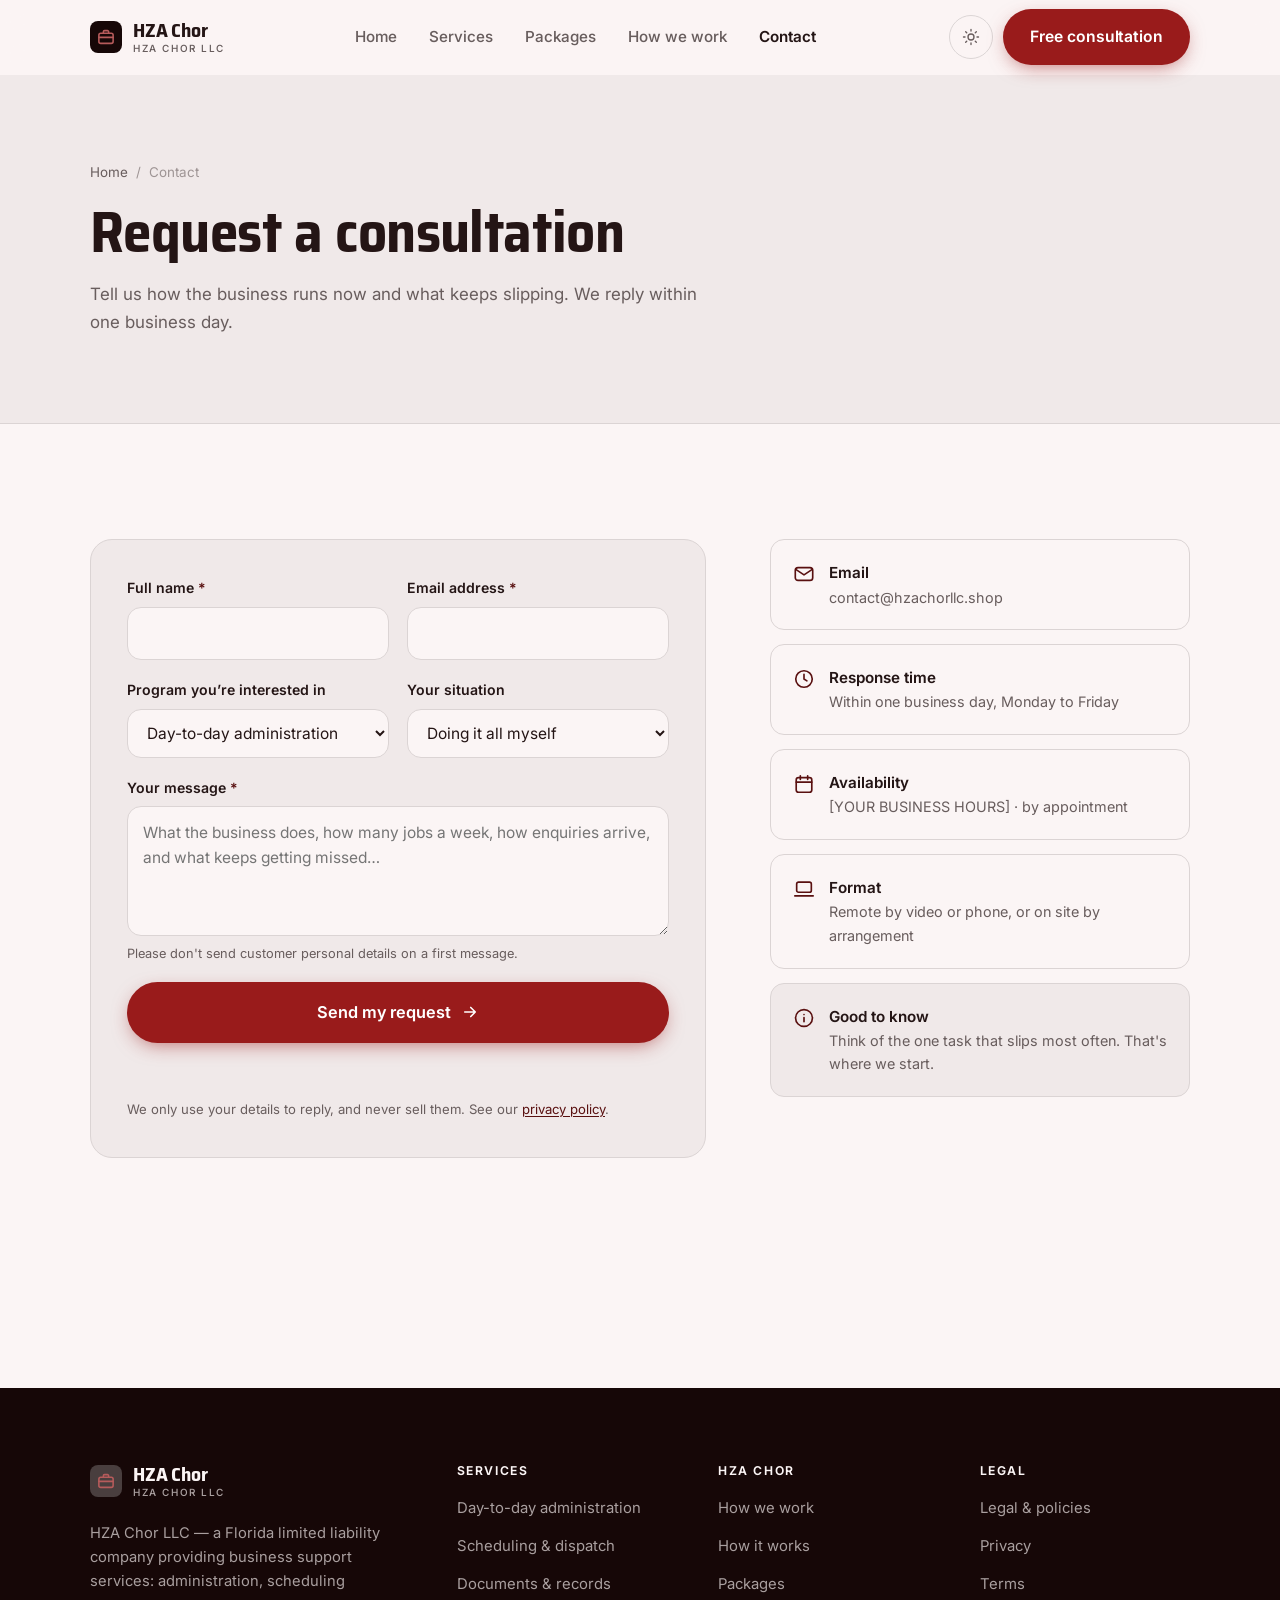
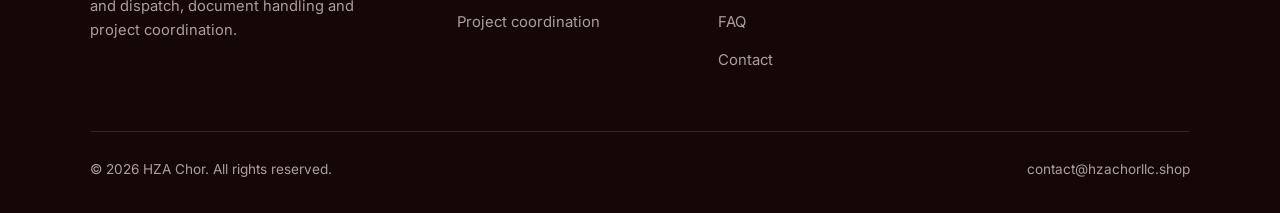
<file: contact.html>
<!DOCTYPE html>
<html lang="en" class="no-js">
<head>
<meta charset="utf-8">
<meta name="viewport" content="width=device-width, initial-scale=1">
<title>Contact — HZA Chor</title>
<meta name="description" content="Contact HZA Chor LLC. We reply within one business day.">
<link rel="canonical" href="https://hzachorllc.shop/contact.html">

<meta property="og:type" content="website">
<meta property="og:url" content="https://hzachorllc.shop/contact.html">
<meta property="og:site_name" content="HZA Chor">
<meta property="og:locale" content="en_US">
<meta property="og:title" content="Contact — HZA Chor">
<meta property="og:description" content="Contact HZA Chor LLC. We reply within one business day.">
<meta name="theme-color" content="#160707">

<link rel="icon" href="assets/img/favicon.svg" type="image/svg+xml">
<link rel="preconnect" href="https://fonts.googleapis.com">
<link rel="preconnect" href="https://fonts.gstatic.com" crossorigin>
<link rel="stylesheet" href="https://fonts.googleapis.com/css2?family=Saira+Semi+Condensed:wght@400;500;600;700&family=Inter:wght@400..700&display=swap">
<link rel="stylesheet" href="assets/css/style.css">

<!-- Thème appliqué avant le premier rendu (évite le flash) -->
<script>
document.documentElement.classList.remove('no-js');
(function(){try{var t=localStorage.getItem('site-theme');if(t){document.documentElement.setAttribute('data-theme',t);}}catch(e){}})();
</script>
</head>

<body>
<a class="skip-link" href="#main">Skip to main content</a>

<header class="site-header">
  <nav class="wrap nav" aria-label="Main navigation">
    <a class="brand" href="index.html">
      <svg class="brand__mark" viewBox="0 0 64 64" aria-hidden="true">
        <rect class="bm-bg" width="64" height="64" rx="16"/>
        <g class="bm-ic" transform="translate(14 14) scale(1.5)" fill="none" stroke-width="2.1" stroke-linecap="round" stroke-linejoin="round"><rect x="2.5" y="7" width="19" height="13.5" rx="2.5"/><path d="M8.5 7V5a1.5 1.5 0 0 1 1.5-1.5h4A1.5 1.5 0 0 1 15.5 5v2M2.5 12.5h19"/></g>
      </svg>
      <span>HZA Chor<span class="brand__sub">HZA Chor LLC</span></span>
    </a>

    <ul class="nav__links" id="nav-links">
      <li><a href="index.html">Home</a></li>
      <li><a href="programs.html">Services</a></li>
      <li><a href="index.html#pricing">Packages</a></li>
      <li><a href="about.html">How we work</a></li>
      <li><a href="contact.html" aria-current="page">Contact</a></li>
      <li><a class="btn btn--primary" href="contact.html">Free consultation</a></li>
    </ul>

    <div class="nav__cta">
      <button class="theme-toggle" type="button" aria-label="Switch to dark theme">
        <svg class="icon-sun" viewBox="0 0 24 24" fill="none" stroke="currentColor" stroke-width="1.8" stroke-linecap="round" aria-hidden="true"><circle cx="12" cy="12" r="4"/><path d="M12 2v2m0 16v2M2 12h2m16 0h2M4.9 4.9l1.4 1.4m11.4 11.4 1.4 1.4M19.1 4.9l-1.4 1.4M6.3 17.7l-1.4 1.4"/></svg>
        <svg class="icon-moon" viewBox="0 0 24 24" fill="none" stroke="currentColor" stroke-width="1.8" stroke-linecap="round" stroke-linejoin="round" aria-hidden="true"><path d="M21 12.8A9 9 0 1 1 11.2 3a7 7 0 0 0 9.8 9.8z"/></svg>
      </button>
      <a class="btn btn--primary" href="contact.html">Free consultation</a>
      <button class="nav__toggle" type="button" aria-expanded="false" aria-controls="nav-links" aria-label="Open menu">
        <svg class="icon-open" viewBox="0 0 24 24" fill="none" stroke="currentColor" stroke-width="2" stroke-linecap="round" aria-hidden="true"><path d="M3 6h18M3 12h18M3 18h18"/></svg>
        <svg class="icon-close" viewBox="0 0 24 24" fill="none" stroke="currentColor" stroke-width="2" stroke-linecap="round" aria-hidden="true"><path d="M6 6l12 12M18 6L6 18"/></svg>
      </button>
    </div>
  </nav>
</header>

<main id="main">

<section class="page-head">
  <div class="wrap">
    <nav class="breadcrumb" aria-label="Breadcrumb">
      <a href="index.html">Home</a><span>/</span><span aria-current="page">Contact</span>
    </nav>
    <h1>Request a consultation</h1>
    <p>Tell us how the business runs now and what keeps slipping. We reply within one business day.</p>
  </div>
</section>

<section class="section wrap">
  <div class="form-layout">

    <!--
      FORM: the action attribute holds a placeholder id. Create a free form at
      https://formspree.io and replace VOTRE_ID_FORMSPREE. Until then, the button
      opens the visitor's email app with a pre-filled message to contact@hzachorllc.shop.
    -->
    <form class="form" id="contact-form" action="https://formspree.io/f/VOTRE_ID_FORMSPREE" method="POST"
          data-email="contact@hzachorllc.shop" data-subject="Consultation request"
          data-msg-mail="Your email app will open with the message ready to send." data-msg-sending="Sending…"
          data-msg-ok="Thanks! Your message is on its way. We reply within one business day." data-msg-err="Sending failed. Please email us directly at">
      <div class="form__row">
        <div class="field">
          <label for="nom">Full name <span class="req" aria-hidden="true">*</span></label>
          <input type="text" id="nom" name="nom" autocomplete="name" required>
        </div>
        <div class="field">
          <label for="email">Email address <span class="req" aria-hidden="true">*</span></label>
          <input type="email" id="email" name="email" autocomplete="email" required>
        </div>
      </div>

      <div class="form__row">
        <div class="field">
          <label for="programme">Program you’re interested in</label>
          <select id="programme" name="programme">
            <option>Day-to-day administration</option>
            <option>Scheduling &amp; dispatch</option>
            <option>Documents &amp; records</option>
            <option>Project coordination</option>
            <option>Not sure yet</option>
          </select>
        </div>
        <div class="field">
          <label for="niveau">Your situation</label>
          <select id="niveau" name="niveau">
            <option>Doing it all myself</option>
            <option>Growing, admin slipping</option>
            <option>Project needs coordinating</option>
            <option>Want a full back office</option>
          </select>
        </div>
      </div>

      <div class="field">
        <label for="message">Your message <span class="req" aria-hidden="true">*</span></label>
        <textarea id="message" name="message" required placeholder="What the business does, how many jobs a week, how enquiries arrive, and what keeps getting missed…"></textarea>
        <span class="field__hint">Please don't send customer personal details on a first message.</span>
      </div>

      <!-- Bot trap: hidden from humans -->
      <div class="visually-hidden" aria-hidden="true">
        <label for="site-web">Leave this field empty</label>
        <input type="text" id="site-web" name="_gotcha" tabindex="-1" autocomplete="off">
      </div>

      <button class="btn btn--primary btn--lg" type="submit">Send my request <svg viewBox="0 0 24 24" fill="none" stroke="currentColor" stroke-width="2.2" stroke-linecap="round" stroke-linejoin="round" aria-hidden="true"><path d="M5 12h14M13 6l6 6-6 6"/></svg></button>

      <p id="form-status" class="form__status" role="status" aria-live="polite"></p>

      <p class="form__note">
        We only use your details to reply, and never sell them. See our <a href="legal.html#privacy">privacy policy</a>.
      </p>
    </form>

    <aside class="contact-aside">
      <div class="contact-card">
        <svg viewBox="0 0 24 24" fill="none" stroke="currentColor" stroke-width="1.8" stroke-linecap="round" stroke-linejoin="round" aria-hidden="true"><rect x="2.5" y="5" width="19" height="14" rx="3"/><path d="M3 7l9 6 9-6"/></svg>
        <div><b>Email</b><a href="mailto:contact@hzachorllc.shop">contact@hzachorllc.shop</a></div>
      </div>
      <div class="contact-card">
        <svg viewBox="0 0 24 24" fill="none" stroke="currentColor" stroke-width="1.8" stroke-linecap="round" stroke-linejoin="round" aria-hidden="true"><circle cx="12" cy="12" r="9"/><path d="M12 7v5l3.2 2"/></svg>
        <div><b>Response time</b><span>Within one business day, Monday to Friday</span></div>
      </div>
      <div class="contact-card">
        <svg viewBox="0 0 24 24" fill="none" stroke="currentColor" stroke-width="1.8" stroke-linecap="round" stroke-linejoin="round" aria-hidden="true"><rect x="3.5" y="5" width="17" height="16" rx="2.5"/><path d="M8 3v4M16 3v4M3.5 10h17"/></svg>
        <div><b>Availability</b><span>[YOUR BUSINESS HOURS] · by appointment</span></div>
      </div>
      <div class="contact-card">
        <svg viewBox="0 0 24 24" fill="none" stroke="currentColor" stroke-width="1.8" stroke-linecap="round" stroke-linejoin="round" aria-hidden="true"><rect x="4" y="4.5" width="16" height="11" rx="2"/><path d="M2 19.5h20"/></svg>
        <div><b>Format</b><span>Remote by video or phone, or on site by arrangement</span></div>
      </div>
      <div class="contact-card contact-card--soft">
        <svg viewBox="0 0 24 24" fill="none" stroke="currentColor" stroke-width="1.8" stroke-linecap="round" stroke-linejoin="round" aria-hidden="true"><circle cx="12" cy="12" r="9.2"/><path d="M12 16v-4.5M12 8.2v.1"/></svg>
        <div><b>Good to know</b><span>Think of the one task that slips most often. That's where we start.</span></div>
      </div>
    </aside>

  </div>
</section>

</main>

<footer class="site-footer">
  <div class="wrap">
    <div class="footer__grid">
      <div class="footer__brand">
        <a class="brand" href="index.html">
          <svg class="brand__mark" viewBox="0 0 64 64" aria-hidden="true">
        <rect class="bm-bg" width="64" height="64" rx="16"/>
        <g class="bm-ic" transform="translate(14 14) scale(1.5)" fill="none" stroke-width="2.1" stroke-linecap="round" stroke-linejoin="round"><rect x="2.5" y="7" width="19" height="13.5" rx="2.5"/><path d="M8.5 7V5a1.5 1.5 0 0 1 1.5-1.5h4A1.5 1.5 0 0 1 15.5 5v2M2.5 12.5h19"/></g>
      </svg>
          <span>HZA Chor<span class="brand__sub">HZA Chor LLC</span></span>
        </a>
        <p>HZA Chor LLC — a Florida limited liability company providing business support services: administration, scheduling and dispatch, document handling and project coordination.</p>
      </div>

      <div class="footer__col">
        <h4>Services</h4>
        <ul>
          <li><a href="programs.html#admin">Day-to-day administration</a></li>
          <li><a href="programs.html#scheduling">Scheduling &amp; dispatch</a></li>
          <li><a href="programs.html#documents">Documents &amp; records</a></li>
          <li><a href="programs.html#projects">Project coordination</a></li>
        </ul>
      </div>

      <div class="footer__col">
        <h4>HZA Chor</h4>
        <ul>
          <li><a href="about.html">How we work</a></li>
          <li><a href="index.html#how-it-works">How it works</a></li>
          <li><a href="index.html#pricing">Packages</a></li>
          <li><a href="index.html#faq">FAQ</a></li>
          <li><a href="contact.html">Contact</a></li>
        </ul>
      </div>

      <div class="footer__col">
        <h4>Legal</h4>
        <ul>
          <li><a href="legal.html">Legal &amp; policies</a></li>
          <li><a href="legal.html#privacy">Privacy</a></li>
          <li><a href="legal.html#terms">Terms</a></li>
        </ul>
      </div>
    </div>

    <div class="footer__bottom">
      <p>© <span data-year>2026</span> HZA Chor. All rights reserved.</p>
      <p><a href="mailto:contact@hzachorllc.shop">contact@hzachorllc.shop</a></p>
    </div>
  </div>
</footer>

<script src="assets/js/main.js" defer></script>
</body>
</html>
</file>
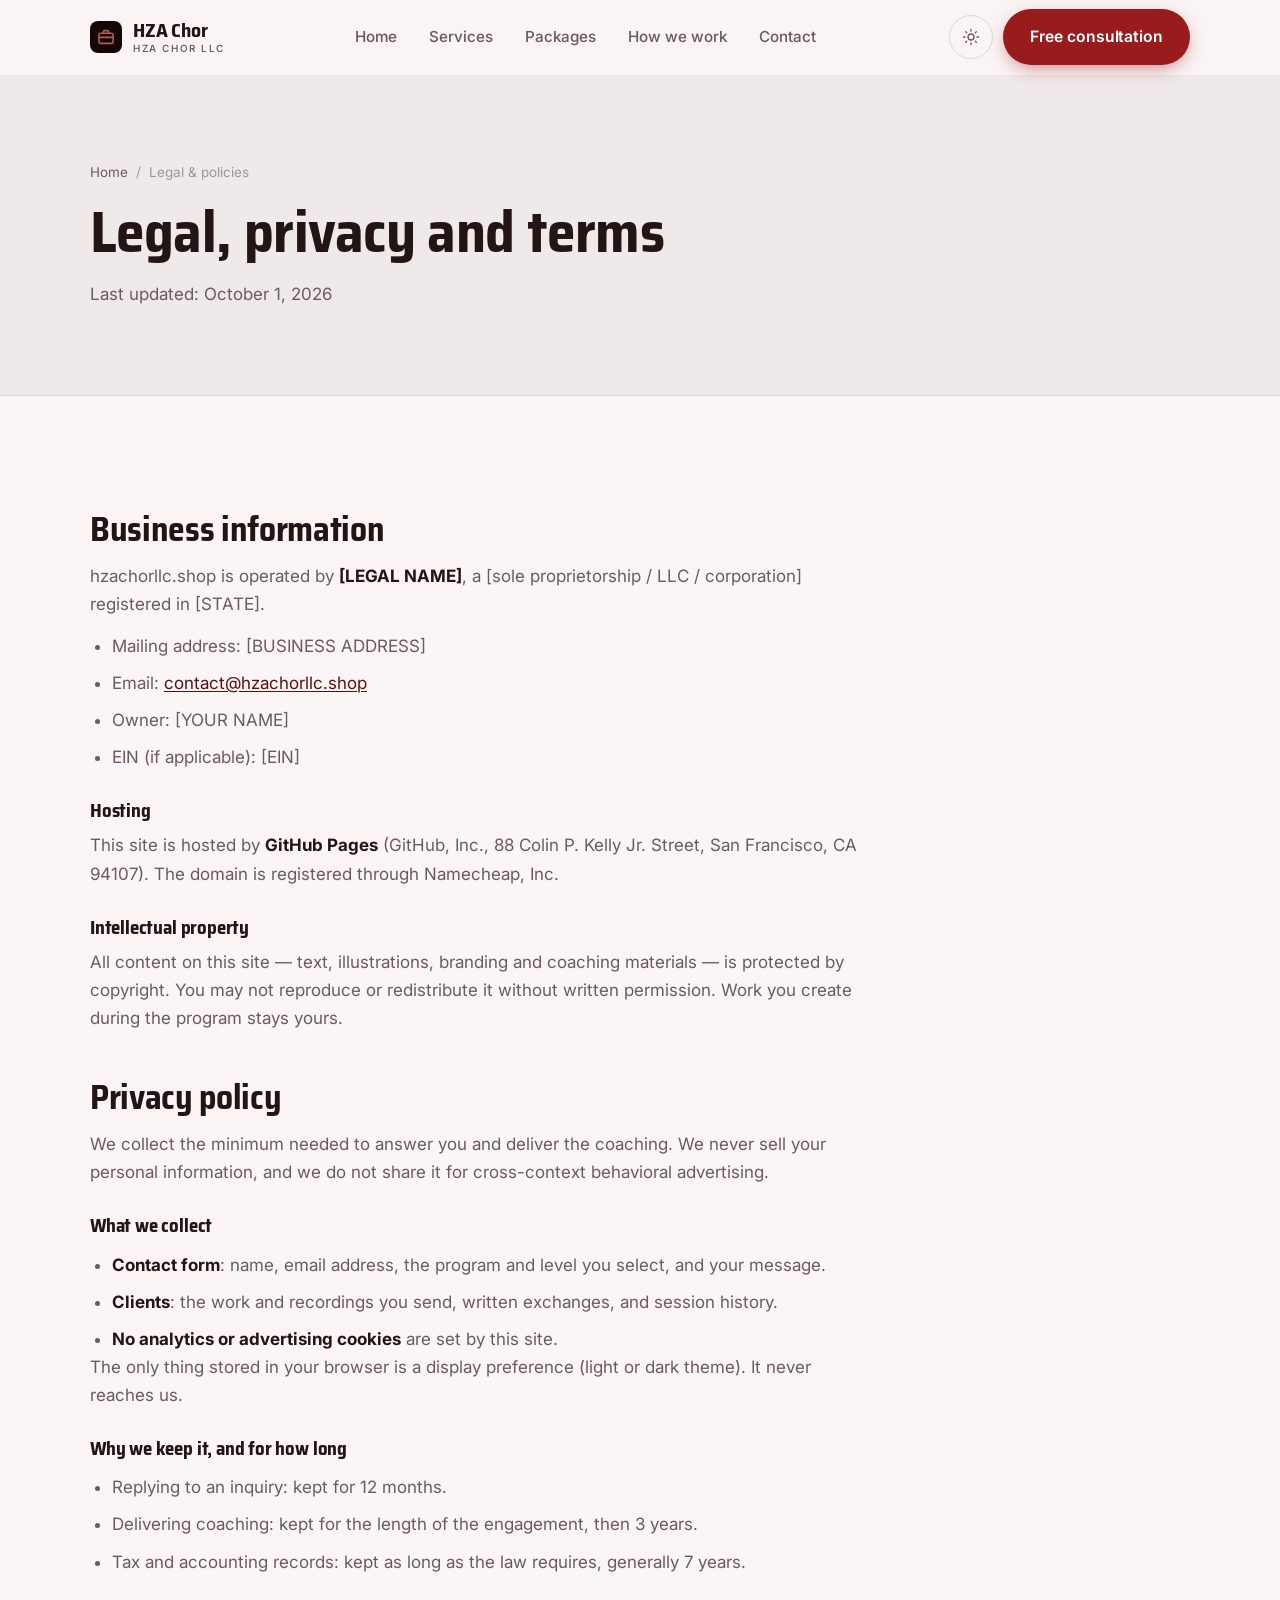
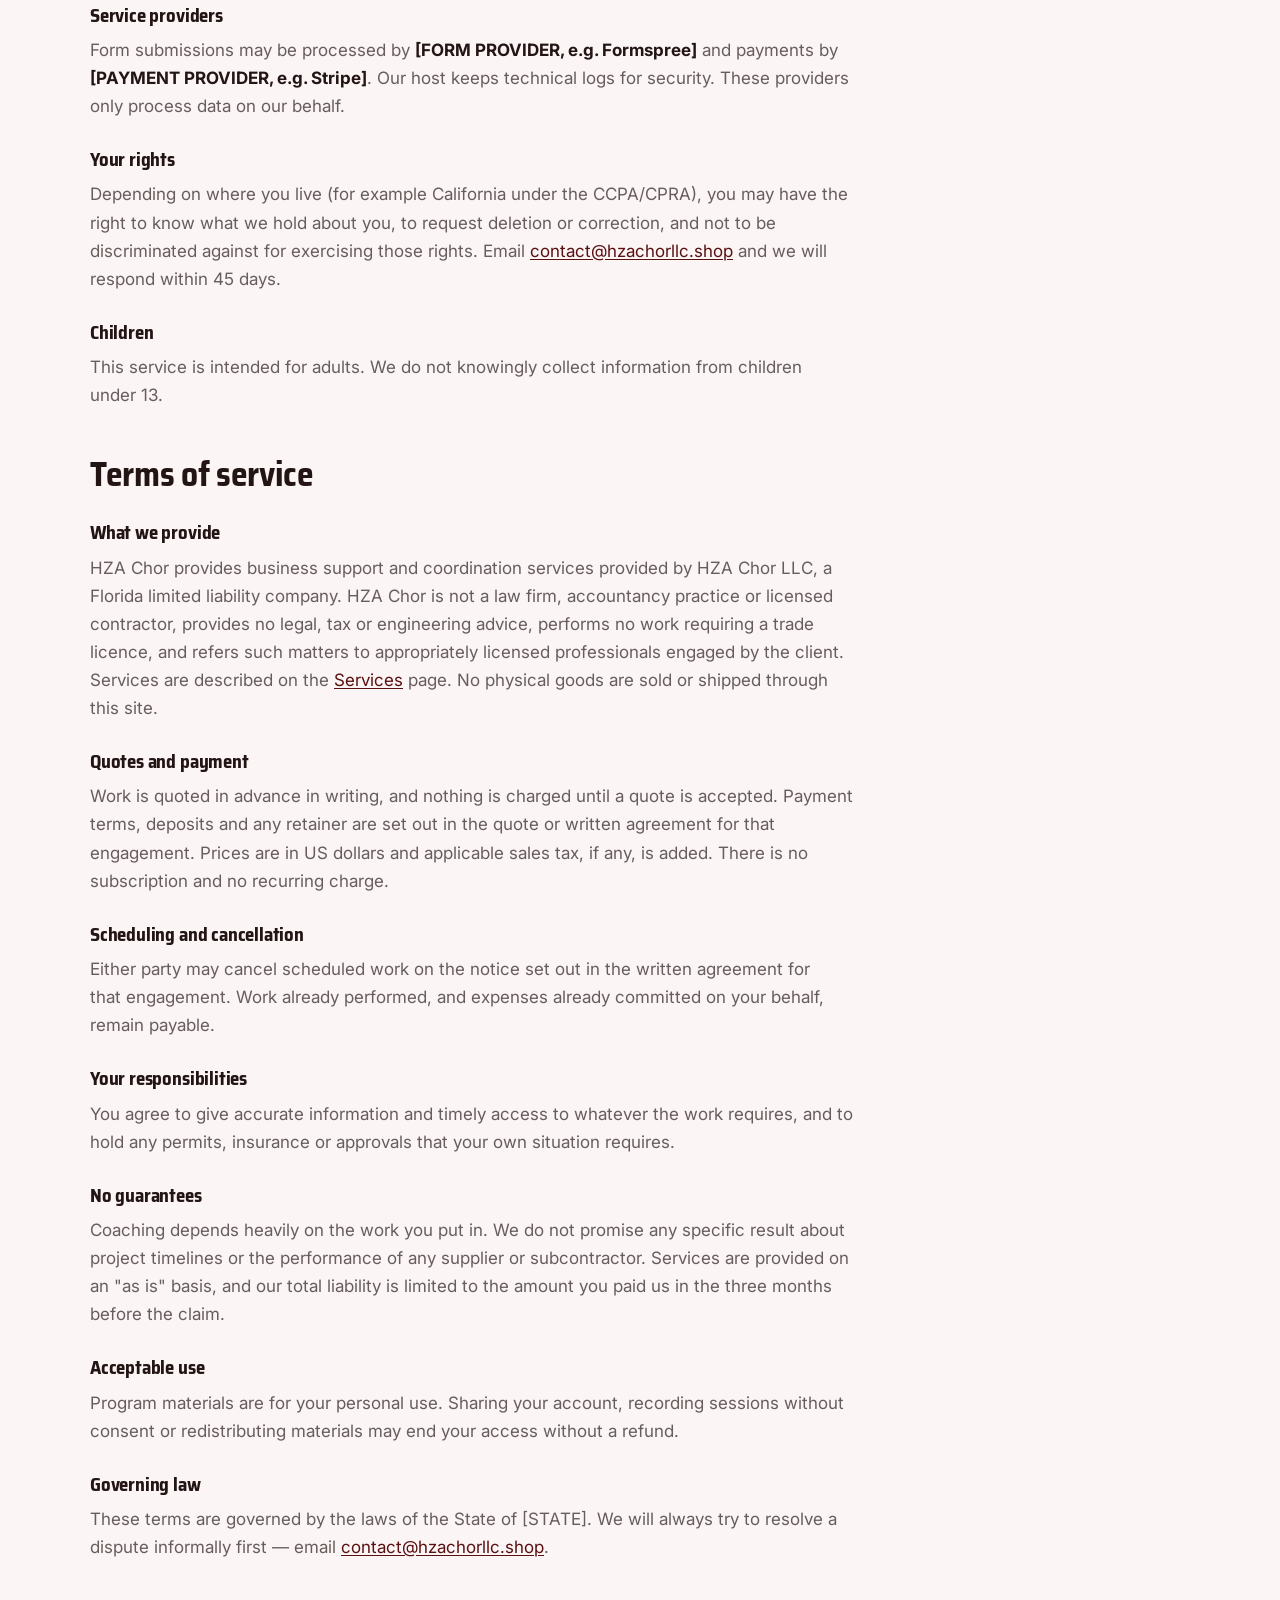
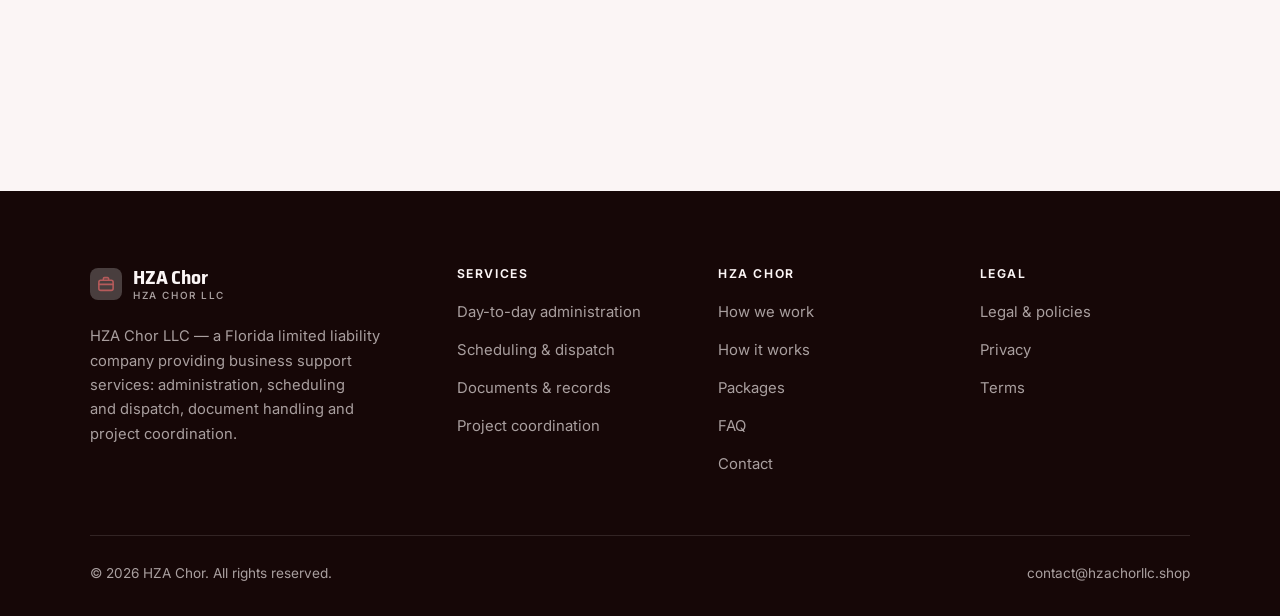
<file: legal.html>
<!DOCTYPE html>
<html lang="en" class="no-js">
<head>
<meta charset="utf-8">
<meta name="viewport" content="width=device-width, initial-scale=1">
<title>Legal, privacy and terms — HZA Chor</title>
<meta name="description" content="Business information, privacy policy and terms of service for HZA Chor.">
<meta name="robots" content="noindex">

<meta property="og:type" content="website">
<meta property="og:url" content="https://hzachorllc.shop/legal.html">
<meta property="og:site_name" content="HZA Chor">
<meta property="og:locale" content="en_US">
<meta property="og:title" content="Legal, privacy and terms — HZA Chor">
<meta property="og:description" content="Business information, privacy policy and terms of service for HZA Chor.">
<meta name="theme-color" content="#160707">

<link rel="icon" href="assets/img/favicon.svg" type="image/svg+xml">
<link rel="preconnect" href="https://fonts.googleapis.com">
<link rel="preconnect" href="https://fonts.gstatic.com" crossorigin>
<link rel="stylesheet" href="https://fonts.googleapis.com/css2?family=Saira+Semi+Condensed:wght@400;500;600;700&family=Inter:wght@400..700&display=swap">
<link rel="stylesheet" href="assets/css/style.css">

<!-- Thème appliqué avant le premier rendu (évite le flash) -->
<script>
document.documentElement.classList.remove('no-js');
(function(){try{var t=localStorage.getItem('site-theme');if(t){document.documentElement.setAttribute('data-theme',t);}}catch(e){}})();
</script>
</head>

<body>
<a class="skip-link" href="#main">Skip to main content</a>

<header class="site-header">
  <nav class="wrap nav" aria-label="Main navigation">
    <a class="brand" href="index.html">
      <svg class="brand__mark" viewBox="0 0 64 64" aria-hidden="true">
        <rect class="bm-bg" width="64" height="64" rx="16"/>
        <g class="bm-ic" transform="translate(14 14) scale(1.5)" fill="none" stroke-width="2.1" stroke-linecap="round" stroke-linejoin="round"><rect x="2.5" y="7" width="19" height="13.5" rx="2.5"/><path d="M8.5 7V5a1.5 1.5 0 0 1 1.5-1.5h4A1.5 1.5 0 0 1 15.5 5v2M2.5 12.5h19"/></g>
      </svg>
      <span>HZA Chor<span class="brand__sub">HZA Chor LLC</span></span>
    </a>

    <ul class="nav__links" id="nav-links">
      <li><a href="index.html">Home</a></li>
      <li><a href="programs.html">Services</a></li>
      <li><a href="index.html#pricing">Packages</a></li>
      <li><a href="about.html">How we work</a></li>
      <li><a href="contact.html">Contact</a></li>
      <li><a class="btn btn--primary" href="contact.html">Free consultation</a></li>
    </ul>

    <div class="nav__cta">
      <button class="theme-toggle" type="button" aria-label="Switch to dark theme">
        <svg class="icon-sun" viewBox="0 0 24 24" fill="none" stroke="currentColor" stroke-width="1.8" stroke-linecap="round" aria-hidden="true"><circle cx="12" cy="12" r="4"/><path d="M12 2v2m0 16v2M2 12h2m16 0h2M4.9 4.9l1.4 1.4m11.4 11.4 1.4 1.4M19.1 4.9l-1.4 1.4M6.3 17.7l-1.4 1.4"/></svg>
        <svg class="icon-moon" viewBox="0 0 24 24" fill="none" stroke="currentColor" stroke-width="1.8" stroke-linecap="round" stroke-linejoin="round" aria-hidden="true"><path d="M21 12.8A9 9 0 1 1 11.2 3a7 7 0 0 0 9.8 9.8z"/></svg>
      </button>
      <a class="btn btn--primary" href="contact.html">Free consultation</a>
      <button class="nav__toggle" type="button" aria-expanded="false" aria-controls="nav-links" aria-label="Open menu">
        <svg class="icon-open" viewBox="0 0 24 24" fill="none" stroke="currentColor" stroke-width="2" stroke-linecap="round" aria-hidden="true"><path d="M3 6h18M3 12h18M3 18h18"/></svg>
        <svg class="icon-close" viewBox="0 0 24 24" fill="none" stroke="currentColor" stroke-width="2" stroke-linecap="round" aria-hidden="true"><path d="M6 6l12 12M18 6L6 18"/></svg>
      </button>
    </div>
  </nav>
</header>

<main id="main">

<section class="page-head">
  <div class="wrap">
    <nav class="breadcrumb" aria-label="Breadcrumb">
      <a href="index.html">Home</a><span>/</span><span aria-current="page">Legal &amp; policies</span>
    </nav>
    <h1>Legal, privacy and terms</h1>
    <p>Last updated: <time datetime="2026-10-01">October 1, 2026</time></p>
  </div>
</section>

<section class="section wrap">
  <div class="prose">

    <!--
      TO DO: this is a skeleton, not legal advice. Replace every [BRACKET] with
      your real details before selling, and have a lawyer review it if you can.
      Consumer protection rules differ by state.
    -->

    <h2 id="business">Business information</h2>
    <p>
      hzachorllc.shop is operated by <strong>[LEGAL NAME]</strong>, a [sole proprietorship / LLC / corporation]
      registered in [STATE].
    </p>
    <ul>
      <li>Mailing address: [BUSINESS ADDRESS]</li>
      <li>Email: <a href="mailto:contact@hzachorllc.shop">contact@hzachorllc.shop</a></li>
      <li>Owner: [YOUR NAME]</li>
      <li>EIN (if applicable): [EIN]</li>
    </ul>

    <h3>Hosting</h3>
    <p>
      This site is hosted by <strong>GitHub Pages</strong> (GitHub, Inc., 88 Colin P. Kelly Jr. Street,
      San Francisco, CA 94107). The domain is registered through Namecheap, Inc.
    </p>

    <h3>Intellectual property</h3>
    <p>
      All content on this site — text, illustrations, branding and coaching materials — is protected by
      copyright. You may not reproduce or redistribute it without written permission. Work you create during
      the program stays yours.
    </p>

    <h2 id="privacy">Privacy policy</h2>
    <p>
      We collect the minimum needed to answer you and deliver the coaching. We never sell your personal
      information, and we do not share it for cross-context behavioral advertising.
    </p>
    <h3>What we collect</h3>
    <ul>
      <li><strong>Contact form</strong>: name, email address, the program and level you select, and your message.</li>
      <li><strong>Clients</strong>: the work and recordings you send, written exchanges, and session history.</li>
      <li><strong>No analytics or advertising cookies</strong> are set by this site.</li>
    </ul>
    <p>
      The only thing stored in your browser is a display preference (light or dark theme). It never reaches us.
    </p>
    <h3>Why we keep it, and for how long</h3>
    <ul>
      <li>Replying to an inquiry: kept for 12 months.</li>
      <li>Delivering coaching: kept for the length of the engagement, then 3 years.</li>
      <li>Tax and accounting records: kept as long as the law requires, generally 7 years.</li>
    </ul>
    <h3>Service providers</h3>
    <p>
      Form submissions may be processed by <strong>[FORM PROVIDER, e.g. Formspree]</strong> and payments by
      <strong>[PAYMENT PROVIDER, e.g. Stripe]</strong>. Our host keeps technical logs for security. These
      providers only process data on our behalf.
    </p>
    <h3>Your rights</h3>
    <p>
      Depending on where you live (for example California under the CCPA/CPRA), you may have the right to
      know what we hold about you, to request deletion or correction, and not to be discriminated against for
      exercising those rights. Email <a href="mailto:contact@hzachorllc.shop">contact@hzachorllc.shop</a> and we will respond within 45 days.
    </p>
    <h3>Children</h3>
    <p>
      This service is intended for adults. We do not knowingly collect information from children under 13.
    </p>

    <h2 id="terms">Terms of service</h2>
    <h3>What we provide</h3>
    <p>
      HZA Chor provides business support and coordination services provided by HZA Chor LLC, a Florida limited liability company. HZA Chor is not a law firm, accountancy practice or licensed contractor, provides no legal, tax or engineering advice, performs no work requiring a trade licence, and refers such matters to appropriately licensed professionals engaged by the client. Services are described on the
      <a href="programs.html">Services</a> page. No physical goods are sold or shipped through this site.
    </p>
    <h3>Quotes and payment</h3>
    <p>
      Work is quoted in advance in writing, and nothing is charged until a quote is accepted. Payment terms,
      deposits and any retainer are set out in the quote or written agreement for that engagement. Prices are in
      US dollars and applicable sales tax, if any, is added. There is no subscription and no recurring charge.
    </p>
    <h3>Scheduling and cancellation</h3>
    <p>
      Either party may cancel scheduled work on the notice set out in the written agreement for that engagement.
      Work already performed, and expenses already committed on your behalf, remain payable.
    </p>
    <h3>Your responsibilities</h3>
    <p>
      You agree to give accurate information and timely access to whatever the work requires, and to hold any
      permits, insurance or approvals that your own situation requires.
    </p>

    <h3>No guarantees</h3>
    <p>
      Coaching depends heavily on the work you put in. We do not promise any specific result
      about project timelines or the performance of any supplier or subcontractor. Services are provided on an "as is" basis, and our total
      liability is limited to the amount you paid us in the three months before the claim.
    </p>
    <h3>Acceptable use</h3>
    <p>
      Program materials are for your personal use. Sharing your account, recording sessions without consent
      or redistributing materials may end your access without a refund.
    </p>
    <h3>Governing law</h3>
    <p>
      These terms are governed by the laws of the State of [STATE]. We will always try to resolve a dispute
      informally first — email <a href="mailto:contact@hzachorllc.shop">contact@hzachorllc.shop</a>.
    </p>

  </div>
</section>

</main>

<footer class="site-footer">
  <div class="wrap">
    <div class="footer__grid">
      <div class="footer__brand">
        <a class="brand" href="index.html">
          <svg class="brand__mark" viewBox="0 0 64 64" aria-hidden="true">
        <rect class="bm-bg" width="64" height="64" rx="16"/>
        <g class="bm-ic" transform="translate(14 14) scale(1.5)" fill="none" stroke-width="2.1" stroke-linecap="round" stroke-linejoin="round"><rect x="2.5" y="7" width="19" height="13.5" rx="2.5"/><path d="M8.5 7V5a1.5 1.5 0 0 1 1.5-1.5h4A1.5 1.5 0 0 1 15.5 5v2M2.5 12.5h19"/></g>
      </svg>
          <span>HZA Chor<span class="brand__sub">HZA Chor LLC</span></span>
        </a>
        <p>HZA Chor LLC — a Florida limited liability company providing business support services: administration, scheduling and dispatch, document handling and project coordination.</p>
      </div>

      <div class="footer__col">
        <h4>Services</h4>
        <ul>
          <li><a href="programs.html#admin">Day-to-day administration</a></li>
          <li><a href="programs.html#scheduling">Scheduling &amp; dispatch</a></li>
          <li><a href="programs.html#documents">Documents &amp; records</a></li>
          <li><a href="programs.html#projects">Project coordination</a></li>
        </ul>
      </div>

      <div class="footer__col">
        <h4>HZA Chor</h4>
        <ul>
          <li><a href="about.html">How we work</a></li>
          <li><a href="index.html#how-it-works">How it works</a></li>
          <li><a href="index.html#pricing">Packages</a></li>
          <li><a href="index.html#faq">FAQ</a></li>
          <li><a href="contact.html">Contact</a></li>
        </ul>
      </div>

      <div class="footer__col">
        <h4>Legal</h4>
        <ul>
          <li><a href="legal.html">Legal &amp; policies</a></li>
          <li><a href="legal.html#privacy">Privacy</a></li>
          <li><a href="legal.html#terms">Terms</a></li>
        </ul>
      </div>
    </div>

    <div class="footer__bottom">
      <p>© <span data-year>2026</span> HZA Chor. All rights reserved.</p>
      <p><a href="mailto:contact@hzachorllc.shop">contact@hzachorllc.shop</a></p>
    </div>
  </div>
</footer>

<script src="assets/js/main.js" defer></script>
</body>
</html>
</file>
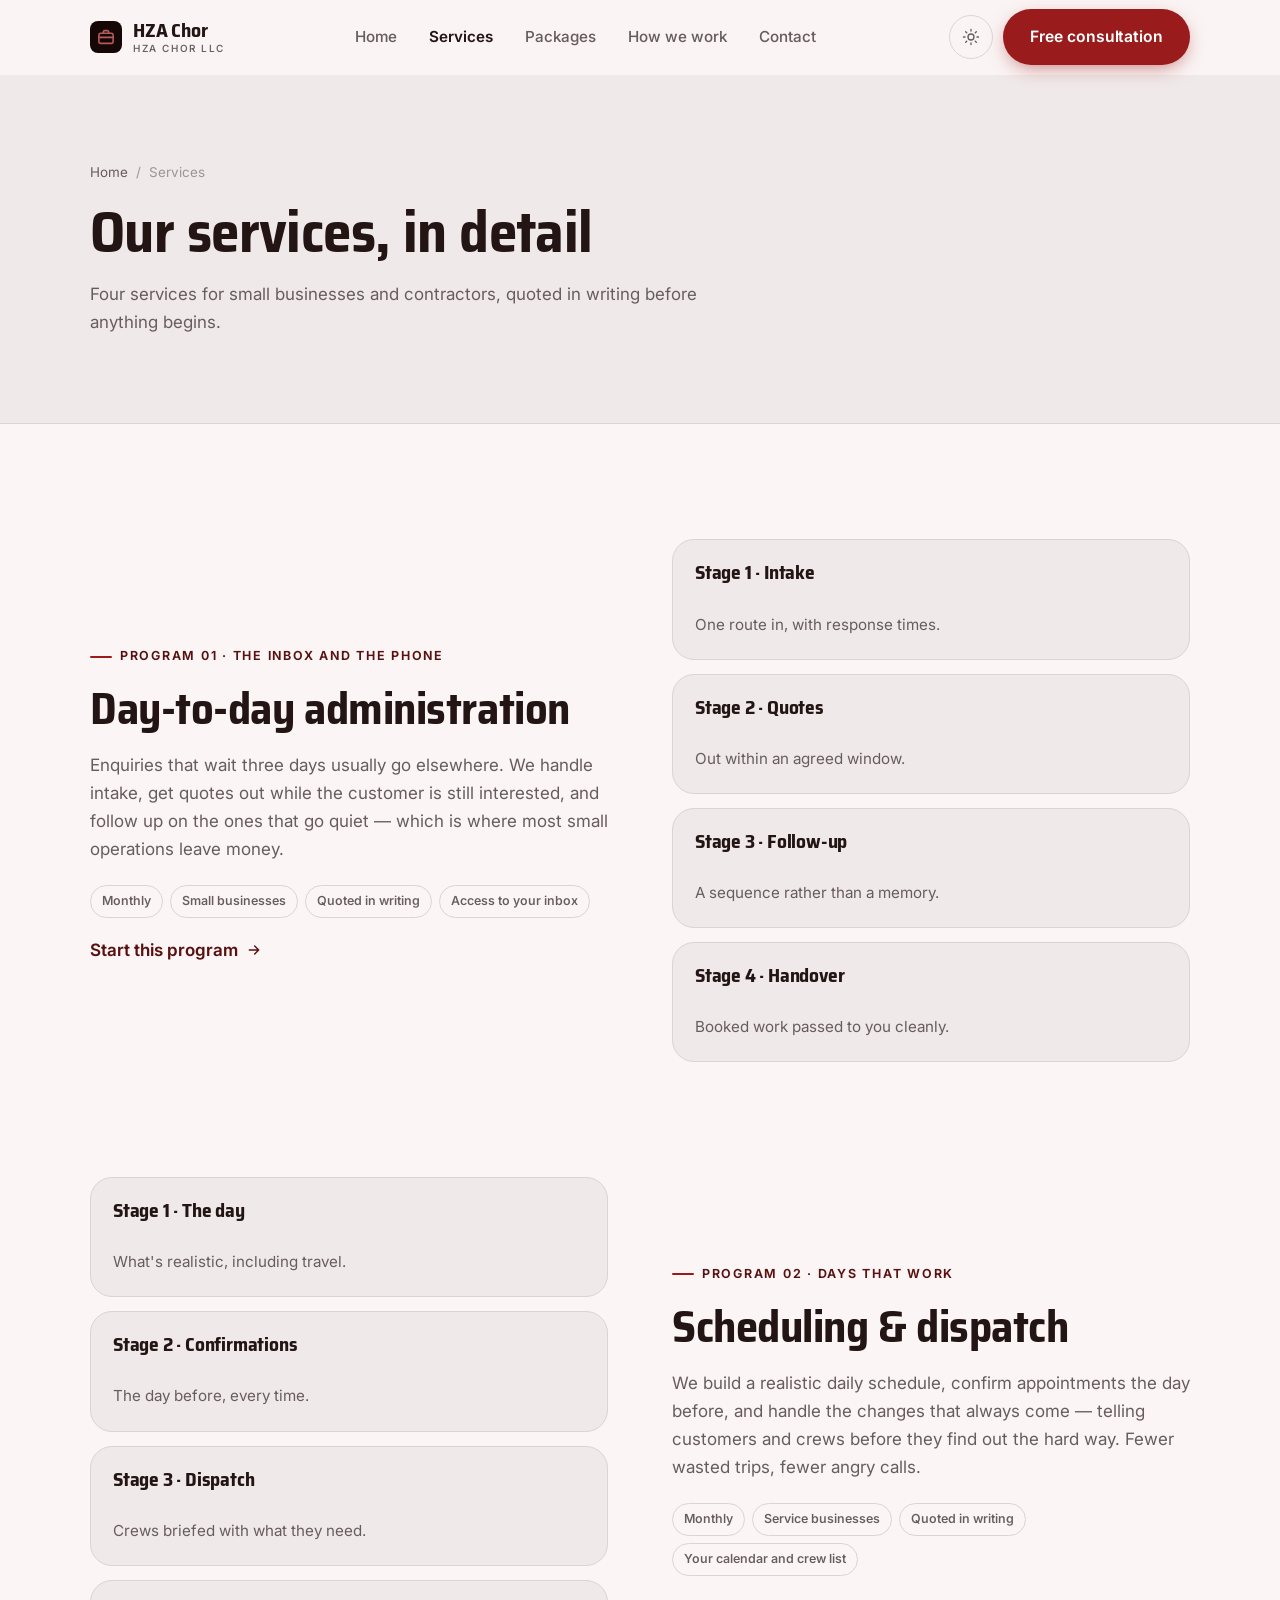
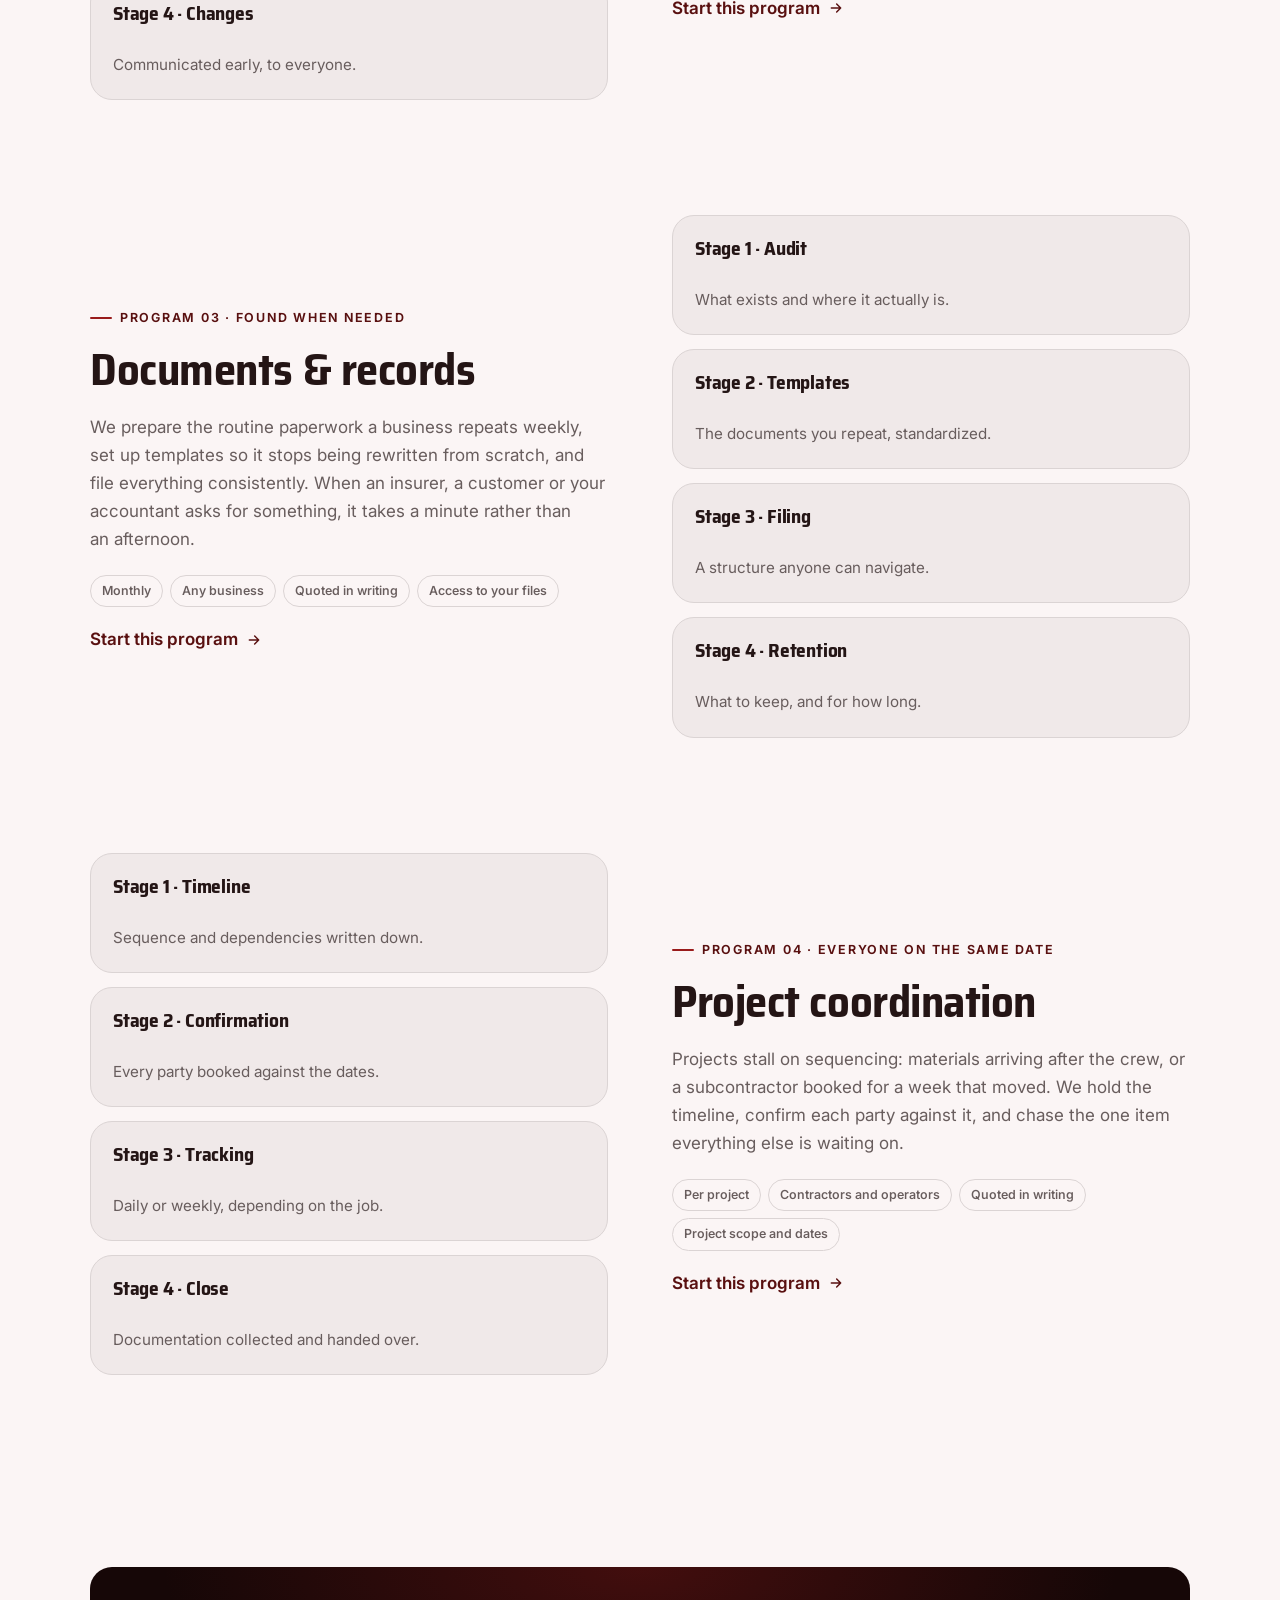
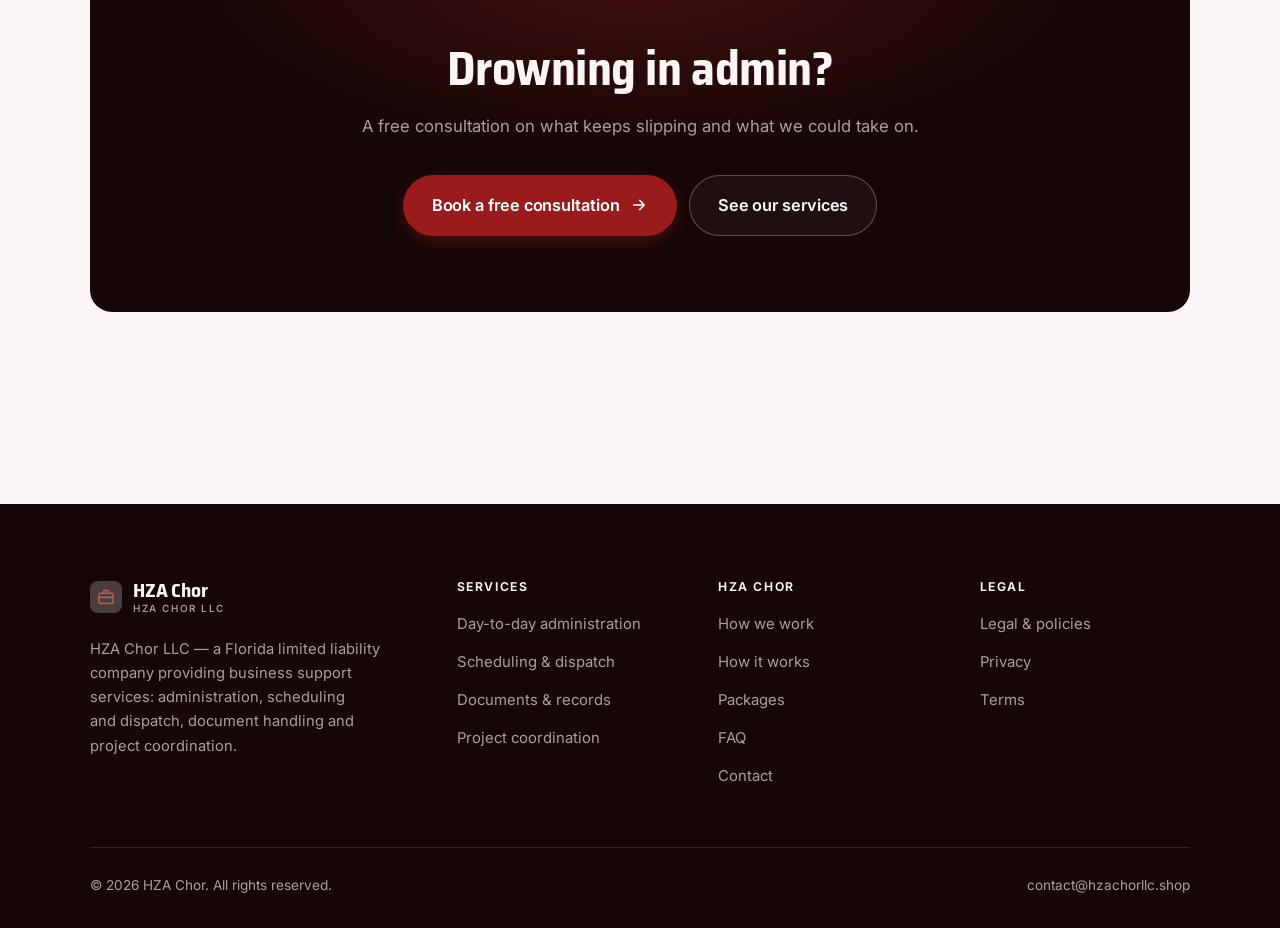
<file: programs.html>
<!DOCTYPE html>
<html lang="en" class="no-js">
<head>
<meta charset="utf-8">
<meta name="viewport" content="width=device-width, initial-scale=1">
<title>Services — HZA Chor</title>
<meta name="description" content="Services of HZA Chor LLC: day-to-day administration, scheduling and dispatch, documents and records, project coordination.">
<link rel="canonical" href="https://hzachorllc.shop/programs.html">

<meta property="og:type" content="website">
<meta property="og:url" content="https://hzachorllc.shop/programs.html">
<meta property="og:site_name" content="HZA Chor">
<meta property="og:locale" content="en_US">
<meta property="og:title" content="Services — HZA Chor">
<meta property="og:description" content="Services of HZA Chor LLC: day-to-day administration, scheduling and dispatch, documents and records, project coordination.">
<meta name="theme-color" content="#160707">

<link rel="icon" href="assets/img/favicon.svg" type="image/svg+xml">
<link rel="preconnect" href="https://fonts.googleapis.com">
<link rel="preconnect" href="https://fonts.gstatic.com" crossorigin>
<link rel="stylesheet" href="https://fonts.googleapis.com/css2?family=Saira+Semi+Condensed:wght@400;500;600;700&family=Inter:wght@400..700&display=swap">
<link rel="stylesheet" href="assets/css/style.css">

<!-- Thème appliqué avant le premier rendu (évite le flash) -->
<script>
document.documentElement.classList.remove('no-js');
(function(){try{var t=localStorage.getItem('site-theme');if(t){document.documentElement.setAttribute('data-theme',t);}}catch(e){}})();
</script>
</head>

<body>
<a class="skip-link" href="#main">Skip to main content</a>

<header class="site-header">
  <nav class="wrap nav" aria-label="Main navigation">
    <a class="brand" href="index.html">
      <svg class="brand__mark" viewBox="0 0 64 64" aria-hidden="true">
        <rect class="bm-bg" width="64" height="64" rx="16"/>
        <g class="bm-ic" transform="translate(14 14) scale(1.5)" fill="none" stroke-width="2.1" stroke-linecap="round" stroke-linejoin="round"><rect x="2.5" y="7" width="19" height="13.5" rx="2.5"/><path d="M8.5 7V5a1.5 1.5 0 0 1 1.5-1.5h4A1.5 1.5 0 0 1 15.5 5v2M2.5 12.5h19"/></g>
      </svg>
      <span>HZA Chor<span class="brand__sub">HZA Chor LLC</span></span>
    </a>

    <ul class="nav__links" id="nav-links">
      <li><a href="index.html">Home</a></li>
      <li><a href="programs.html" aria-current="page">Services</a></li>
      <li><a href="index.html#pricing">Packages</a></li>
      <li><a href="about.html">How we work</a></li>
      <li><a href="contact.html">Contact</a></li>
      <li><a class="btn btn--primary" href="contact.html">Free consultation</a></li>
    </ul>

    <div class="nav__cta">
      <button class="theme-toggle" type="button" aria-label="Switch to dark theme">
        <svg class="icon-sun" viewBox="0 0 24 24" fill="none" stroke="currentColor" stroke-width="1.8" stroke-linecap="round" aria-hidden="true"><circle cx="12" cy="12" r="4"/><path d="M12 2v2m0 16v2M2 12h2m16 0h2M4.9 4.9l1.4 1.4m11.4 11.4 1.4 1.4M19.1 4.9l-1.4 1.4M6.3 17.7l-1.4 1.4"/></svg>
        <svg class="icon-moon" viewBox="0 0 24 24" fill="none" stroke="currentColor" stroke-width="1.8" stroke-linecap="round" stroke-linejoin="round" aria-hidden="true"><path d="M21 12.8A9 9 0 1 1 11.2 3a7 7 0 0 0 9.8 9.8z"/></svg>
      </button>
      <a class="btn btn--primary" href="contact.html">Free consultation</a>
      <button class="nav__toggle" type="button" aria-expanded="false" aria-controls="nav-links" aria-label="Open menu">
        <svg class="icon-open" viewBox="0 0 24 24" fill="none" stroke="currentColor" stroke-width="2" stroke-linecap="round" aria-hidden="true"><path d="M3 6h18M3 12h18M3 18h18"/></svg>
        <svg class="icon-close" viewBox="0 0 24 24" fill="none" stroke="currentColor" stroke-width="2" stroke-linecap="round" aria-hidden="true"><path d="M6 6l12 12M18 6L6 18"/></svg>
      </button>
    </div>
  </nav>
</header>

<main id="main">

<section class="page-head">
  <div class="wrap">
    <nav class="breadcrumb" aria-label="Breadcrumb">
      <a href="index.html">Home</a><span>/</span><span aria-current="page">Services</span>
    </nav>
    <h1>Our services, in detail</h1>
    <p>Four services for small businesses and contractors, quoted in writing before anything begins.</p>
  </div>
</section>

<section class="section wrap" id="admin">
  <div class="split reveal">
    <div>
      <span class="eyebrow">Program 01 · The inbox and the phone</span>
      <h2>Day-to-day administration</h2>
      <p>Enquiries that wait three days usually go elsewhere. We handle intake, get quotes out while the customer is still interested, and follow up on the ones that go quiet — which is where most small operations leave money.</p>
      <ul class="tags"><li>Monthly</li><li>Small businesses</li><li>Quoted in writing</li><li>Access to your inbox</li></ul>
      <p><a class="arrow-link" href="contact.html">Start this program <svg viewBox="0 0 24 24" fill="none" stroke="currentColor" stroke-width="2.2" stroke-linecap="round" stroke-linejoin="round" aria-hidden="true"><path d="M5 12h14M13 6l6 6-6 6"/></svg></a></p>
    </div>
    <div class="grid grid--2 grid--tight">
      <article class="card card--sm">
        <h3>Stage 1 · Intake</h3>
        <p>One route in, with response times.</p>
      </article>
      <article class="card card--sm">
        <h3>Stage 2 · Quotes</h3>
        <p>Out within an agreed window.</p>
      </article>
      <article class="card card--sm">
        <h3>Stage 3 · Follow-up</h3>
        <p>A sequence rather than a memory.</p>
      </article>
      <article class="card card--sm">
        <h3>Stage 4 · Handover</h3>
        <p>Booked work passed to you cleanly.</p>
      </article>
    </div>
  </div>
</section>

<section class="section section--flush wrap" id="scheduling">
  <div class="split reveal">
    <div class="grid grid--2 grid--tight">
      <article class="card card--sm">
        <h3>Stage 1 · The day</h3>
        <p>What's realistic, including travel.</p>
      </article>
      <article class="card card--sm">
        <h3>Stage 2 · Confirmations</h3>
        <p>The day before, every time.</p>
      </article>
      <article class="card card--sm">
        <h3>Stage 3 · Dispatch</h3>
        <p>Crews briefed with what they need.</p>
      </article>
      <article class="card card--sm">
        <h3>Stage 4 · Changes</h3>
        <p>Communicated early, to everyone.</p>
      </article>
    </div>
    <div>
      <span class="eyebrow">Program 02 · Days that work</span>
      <h2>Scheduling &amp; dispatch</h2>
      <p>We build a realistic daily schedule, confirm appointments the day before, and handle the changes that always come — telling customers and crews before they find out the hard way. Fewer wasted trips, fewer angry calls.</p>
      <ul class="tags"><li>Monthly</li><li>Service businesses</li><li>Quoted in writing</li><li>Your calendar and crew list</li></ul>
      <p><a class="arrow-link" href="contact.html">Start this program <svg viewBox="0 0 24 24" fill="none" stroke="currentColor" stroke-width="2.2" stroke-linecap="round" stroke-linejoin="round" aria-hidden="true"><path d="M5 12h14M13 6l6 6-6 6"/></svg></a></p>
    </div>
  </div>
</section>

<section class="section section--flush wrap" id="documents">
  <div class="split reveal">
    <div>
      <span class="eyebrow">Program 03 · Found when needed</span>
      <h2>Documents &amp; records</h2>
      <p>We prepare the routine paperwork a business repeats weekly, set up templates so it stops being rewritten from scratch, and file everything consistently. When an insurer, a customer or your accountant asks for something, it takes a minute rather than an afternoon.</p>
      <ul class="tags"><li>Monthly</li><li>Any business</li><li>Quoted in writing</li><li>Access to your files</li></ul>
      <p><a class="arrow-link" href="contact.html">Start this program <svg viewBox="0 0 24 24" fill="none" stroke="currentColor" stroke-width="2.2" stroke-linecap="round" stroke-linejoin="round" aria-hidden="true"><path d="M5 12h14M13 6l6 6-6 6"/></svg></a></p>
    </div>
    <div class="grid grid--2 grid--tight">
      <article class="card card--sm">
        <h3>Stage 1 · Audit</h3>
        <p>What exists and where it actually is.</p>
      </article>
      <article class="card card--sm">
        <h3>Stage 2 · Templates</h3>
        <p>The documents you repeat, standardized.</p>
      </article>
      <article class="card card--sm">
        <h3>Stage 3 · Filing</h3>
        <p>A structure anyone can navigate.</p>
      </article>
      <article class="card card--sm">
        <h3>Stage 4 · Retention</h3>
        <p>What to keep, and for how long.</p>
      </article>
    </div>
  </div>
</section>

<section class="section section--flush wrap" id="projects">
  <div class="split reveal">
    <div class="grid grid--2 grid--tight">
      <article class="card card--sm">
        <h3>Stage 1 · Timeline</h3>
        <p>Sequence and dependencies written down.</p>
      </article>
      <article class="card card--sm">
        <h3>Stage 2 · Confirmation</h3>
        <p>Every party booked against the dates.</p>
      </article>
      <article class="card card--sm">
        <h3>Stage 3 · Tracking</h3>
        <p>Daily or weekly, depending on the job.</p>
      </article>
      <article class="card card--sm">
        <h3>Stage 4 · Close</h3>
        <p>Documentation collected and handed over.</p>
      </article>
    </div>
    <div>
      <span class="eyebrow">Program 04 · Everyone on the same date</span>
      <h2>Project coordination</h2>
      <p>Projects stall on sequencing: materials arriving after the crew, or a subcontractor booked for a week that moved. We hold the timeline, confirm each party against it, and chase the one item everything else is waiting on.</p>
      <ul class="tags"><li>Per project</li><li>Contractors and operators</li><li>Quoted in writing</li><li>Project scope and dates</li></ul>
      <p><a class="arrow-link" href="contact.html">Start this program <svg viewBox="0 0 24 24" fill="none" stroke="currentColor" stroke-width="2.2" stroke-linecap="round" stroke-linejoin="round" aria-hidden="true"><path d="M5 12h14M13 6l6 6-6 6"/></svg></a></p>
    </div>
  </div>
</section>

<section class="wrap section--tight">
  <div class="cta-band reveal">
    <h2>Drowning in admin?</h2>
    <p>A free consultation on what keeps slipping and what we could take on.</p>
    <div class="hero__actions">
      <a class="btn btn--primary btn--lg" href="contact.html">Book a free consultation <svg viewBox="0 0 24 24" fill="none" stroke="currentColor" stroke-width="2.2" stroke-linecap="round" stroke-linejoin="round" aria-hidden="true"><path d="M5 12h14M13 6l6 6-6 6"/></svg></a>
      <a class="btn btn--on-dark btn--lg" href="programs.html">See our services</a>
    </div>
  </div>
</section>

</main>

<footer class="site-footer">
  <div class="wrap">
    <div class="footer__grid">
      <div class="footer__brand">
        <a class="brand" href="index.html">
          <svg class="brand__mark" viewBox="0 0 64 64" aria-hidden="true">
        <rect class="bm-bg" width="64" height="64" rx="16"/>
        <g class="bm-ic" transform="translate(14 14) scale(1.5)" fill="none" stroke-width="2.1" stroke-linecap="round" stroke-linejoin="round"><rect x="2.5" y="7" width="19" height="13.5" rx="2.5"/><path d="M8.5 7V5a1.5 1.5 0 0 1 1.5-1.5h4A1.5 1.5 0 0 1 15.5 5v2M2.5 12.5h19"/></g>
      </svg>
          <span>HZA Chor<span class="brand__sub">HZA Chor LLC</span></span>
        </a>
        <p>HZA Chor LLC — a Florida limited liability company providing business support services: administration, scheduling and dispatch, document handling and project coordination.</p>
      </div>

      <div class="footer__col">
        <h4>Services</h4>
        <ul>
          <li><a href="programs.html#admin">Day-to-day administration</a></li>
          <li><a href="programs.html#scheduling">Scheduling &amp; dispatch</a></li>
          <li><a href="programs.html#documents">Documents &amp; records</a></li>
          <li><a href="programs.html#projects">Project coordination</a></li>
        </ul>
      </div>

      <div class="footer__col">
        <h4>HZA Chor</h4>
        <ul>
          <li><a href="about.html">How we work</a></li>
          <li><a href="index.html#how-it-works">How it works</a></li>
          <li><a href="index.html#pricing">Packages</a></li>
          <li><a href="index.html#faq">FAQ</a></li>
          <li><a href="contact.html">Contact</a></li>
        </ul>
      </div>

      <div class="footer__col">
        <h4>Legal</h4>
        <ul>
          <li><a href="legal.html">Legal &amp; policies</a></li>
          <li><a href="legal.html#privacy">Privacy</a></li>
          <li><a href="legal.html#terms">Terms</a></li>
        </ul>
      </div>
    </div>

    <div class="footer__bottom">
      <p>© <span data-year>2026</span> HZA Chor. All rights reserved.</p>
      <p><a href="mailto:contact@hzachorllc.shop">contact@hzachorllc.shop</a></p>
    </div>
  </div>
</footer>

<script src="assets/js/main.js" defer></script>
</body>
</html>
</file>
<file: assets/css/style.css>
/* HZA Chor — couleurs et polices de la marque.
   Modifier ces valeurs suffit à changer l'identité visuelle de tout le site. */
:root {
  --c-accent:    #991b1b;
  --c-on-accent: #ffffff;
  --c-ink:       #160707;
  --c-paper:     #fbf5f5;

  --accent-ink-light: color-mix(in srgb, var(--c-accent) 58%, black);
  --accent-on-dark:   color-mix(in srgb, var(--c-accent) 72%, white);

  --font-display: "Saira Semi Condensed", system-ui, -apple-system, "Segoe UI", sans-serif;
  --font-body: "Inter", system-ui, -apple-system, "Segoe UI", sans-serif;
  --display-weight: 700;
  --display-tracking: -.01em;
}

/* ==========================================================================
   Feuille de style commune aux sites de coaching
   Les couleurs de marque (--c-accent, --c-on-accent, --c-ink, --c-paper) et
   les polices sont définies juste au-dessus, par site. Tout le reste en dérive.
   ========================================================================== */

/* --------------------------------------------------------------------------
   1. Tokens dérivés
   -------------------------------------------------------------------------- */

:root {
  /* Thème clair */
  --paper:      var(--c-paper);
  --paper-2:    color-mix(in srgb, var(--c-paper) 95%, var(--c-ink));
  --paper-3:    color-mix(in srgb, var(--c-paper) 89%, var(--c-ink));
  --line:       color-mix(in srgb, var(--c-paper) 86%, var(--c-ink));
  --text:       color-mix(in srgb, var(--c-ink) 94%, var(--c-paper));
  --muted:      color-mix(in srgb, var(--c-ink) 64%, var(--c-paper));
  --accent:     var(--c-accent);
  --accent-600: color-mix(in srgb, var(--c-accent) 86%, black);
  --accent-ink: var(--accent-ink-light);
  --on-accent:  var(--c-on-accent);
  --ink:        var(--c-ink);
  --ink-soft:   color-mix(in srgb, var(--c-ink) 90%, white);
  --on-ink:     var(--c-paper);
  --on-ink-mut: color-mix(in srgb, var(--c-paper) 64%, var(--c-ink));
  --brand-bg:   var(--c-ink);

  /* Rayons */
  --r-sm: 8px;
  --r-md: 14px;
  --r-lg: 22px;
  --r-full: 999px;

  /* Ombres */
  --sh-1: 0 1px 2px rgba(0, 0, 0, .05), 0 2px 8px rgba(0, 0, 0, .04);
  --sh-2: 0 2px 4px rgba(0, 0, 0, .05), 0 12px 32px rgba(0, 0, 0, .09);
  --sh-3: 0 4px 8px rgba(0, 0, 0, .06), 0 24px 56px rgba(0, 0, 0, .14);

  /* Rythme */
  --gutter: clamp(16px, 4vw, 40px);
  --maxw: 1180px;
  --section-y: clamp(64px, 9vw, 124px);

  --ease: cubic-bezier(.22, .61, .36, 1);
}

/* Thème sombre — suit le système, sauf si l'utilisateur a choisi « clair » */
@media (prefers-color-scheme: dark) {
  :root:not([data-theme="light"]) {
    --paper:      var(--c-ink);
    --paper-2:    color-mix(in srgb, var(--c-ink) 92%, white);
    --paper-3:    color-mix(in srgb, var(--c-ink) 86%, white);
    --line:       color-mix(in srgb, var(--c-ink) 80%, white);
    --text:       color-mix(in srgb, var(--c-paper) 94%, var(--c-ink));
    --muted:      color-mix(in srgb, var(--c-paper) 66%, var(--c-ink));
    --accent-ink: var(--accent-on-dark);
    --ink:        color-mix(in srgb, var(--c-ink) 72%, black);
    --brand-bg:   color-mix(in srgb, var(--c-ink) 80%, white);
    --sh-1: 0 1px 2px rgba(0, 0, 0, .4), 0 2px 8px rgba(0, 0, 0, .3);
    --sh-2: 0 2px 4px rgba(0, 0, 0, .4), 0 12px 32px rgba(0, 0, 0, .45);
    --sh-3: 0 4px 8px rgba(0, 0, 0, .45), 0 24px 56px rgba(0, 0, 0, .55);
  }
}

/* Thème sombre — choix explicite */
:root[data-theme="dark"] {
  --paper:      var(--c-ink);
  --paper-2:    color-mix(in srgb, var(--c-ink) 92%, white);
  --paper-3:    color-mix(in srgb, var(--c-ink) 86%, white);
  --line:       color-mix(in srgb, var(--c-ink) 80%, white);
  --text:       color-mix(in srgb, var(--c-paper) 94%, var(--c-ink));
  --muted:      color-mix(in srgb, var(--c-paper) 66%, var(--c-ink));
  --accent-ink: var(--accent-on-dark);
  --ink:        color-mix(in srgb, var(--c-ink) 72%, black);
  --brand-bg:   color-mix(in srgb, var(--c-ink) 80%, white);
  --sh-1: 0 1px 2px rgba(0, 0, 0, .4), 0 2px 8px rgba(0, 0, 0, .3);
  --sh-2: 0 2px 4px rgba(0, 0, 0, .4), 0 12px 32px rgba(0, 0, 0, .45);
  --sh-3: 0 4px 8px rgba(0, 0, 0, .45), 0 24px 56px rgba(0, 0, 0, .55);
}

/* --------------------------------------------------------------------------
   2. Reset / base
   -------------------------------------------------------------------------- */

*, *::before, *::after { box-sizing: border-box; }

* { margin: 0; }

html {
  -webkit-text-size-adjust: 100%;
  scroll-behavior: smooth;
  scroll-padding-top: 88px;
}

body {
  background: var(--paper);
  color: var(--text);
  font-family: var(--font-body);
  font-size: 17px;
  line-height: 1.65;
  -webkit-font-smoothing: antialiased;
  text-rendering: optimizeLegibility;
  overflow-x: hidden;
}

img, svg, video { display: block; max-width: 100%; height: auto; }

a { color: inherit; text-decoration: none; }

button, input, textarea, select { font: inherit; color: inherit; }

h1, h2, h3, h4 {
  font-family: var(--font-display);
  font-weight: var(--display-weight);
  line-height: 1.08;
  letter-spacing: var(--display-tracking);
  text-wrap: balance;
}

p { text-wrap: pretty; }

:focus-visible {
  outline: 3px solid var(--accent);
  outline-offset: 3px;
  border-radius: 4px;
}

::selection { background: var(--accent); color: var(--on-accent); }

/* --------------------------------------------------------------------------
   3. Utilitaires de mise en page
   -------------------------------------------------------------------------- */

.wrap {
  width: 100%;
  max-width: var(--maxw);
  margin-inline: auto;
  padding-inline: var(--gutter);
}

.section { padding-block: var(--section-y); }
.section--flush { padding-top: 0; }
.section--tight { padding-block: clamp(48px, 6vw, 80px); }

.skip-link {
  position: absolute;
  left: 12px;
  top: -100px;
  z-index: 200;
  background: var(--accent);
  color: var(--on-accent);
  padding: 12px 20px;
  border-radius: var(--r-sm);
  font-weight: 600;
  transition: top .2s var(--ease);
}
.skip-link:focus { top: 12px; }

.eyebrow {
  display: inline-flex;
  align-items: center;
  gap: 8px;
  font-size: .78rem;
  font-weight: 650;
  letter-spacing: .14em;
  text-transform: uppercase;
  color: var(--accent-ink);
  margin-bottom: 18px;
}
.eyebrow::before {
  content: "";
  width: 22px;
  height: 2px;
  background: var(--accent);
  border-radius: 2px;
}

.section-head { max-width: 62ch; margin-bottom: clamp(36px, 5vw, 60px); }
.section-head h2 { font-size: clamp(2rem, 4.4vw, 3.1rem); }
.section-head p {
  margin-top: 18px;
  color: var(--muted);
  font-size: clamp(1rem, 1.6vw, 1.12rem);
  max-width: 58ch;
}

.section-head--center { margin-inline: auto; text-align: center; }
.section-head--center .eyebrow { justify-content: center; }
.section-head--center p { margin-inline: auto; }

/* --------------------------------------------------------------------------
   4. Boutons
   -------------------------------------------------------------------------- */

.btn {
  display: inline-flex;
  align-items: center;
  justify-content: center;
  gap: 10px;
  padding: 14px 26px;
  border: 1px solid transparent;
  border-radius: var(--r-full);
  font-weight: 620;
  font-size: .98rem;
  letter-spacing: -.005em;
  cursor: pointer;
  white-space: nowrap;
  transition: transform .18s var(--ease), background-color .18s var(--ease),
              border-color .18s var(--ease), box-shadow .18s var(--ease), color .18s var(--ease);
}
.btn:hover { transform: translateY(-2px); }
.btn:active { transform: translateY(0); }

.btn--primary {
  background: var(--accent);
  color: var(--on-accent);
  box-shadow: 0 6px 20px -6px color-mix(in srgb, var(--c-accent) 65%, transparent);
}
.btn--primary:hover {
  background: var(--accent-600);
  box-shadow: 0 12px 28px -8px color-mix(in srgb, var(--c-accent) 70%, transparent);
}

.btn--ghost {
  border-color: var(--line);
  background: transparent;
  color: var(--text);
}
.btn--ghost:hover { border-color: var(--accent); color: var(--accent-ink); }

.btn--on-dark {
  border-color: color-mix(in srgb, var(--c-paper) 28%, transparent);
  color: var(--on-ink);
  background: color-mix(in srgb, var(--c-paper) 4%, transparent);
}
.btn--on-dark:hover {
  border-color: color-mix(in srgb, var(--c-paper) 60%, transparent);
  background: color-mix(in srgb, var(--c-paper) 10%, transparent);
}

.btn--lg { padding: 16px 28px; font-size: 1.02rem; }
.btn--block { width: 100%; }

.btn svg { width: 18px; height: 18px; flex: none; }

@media (max-width: 420px) {
  .btn--lg { padding: 15px 22px; font-size: 1rem; white-space: normal; text-align: center; }
}

/* Lien fléché */
.arrow-link {
  display: inline-flex;
  align-items: center;
  gap: 8px;
  font-weight: 620;
  color: var(--accent-ink);
}
.arrow-link svg { width: 16px; height: 16px; transition: transform .18s var(--ease); }
.arrow-link:hover svg { transform: translateX(4px); }

/* --------------------------------------------------------------------------
   5. En-tête / navigation
   -------------------------------------------------------------------------- */

.site-header {
  position: sticky;
  top: 0;
  z-index: 100;
  background: color-mix(in srgb, var(--paper) 82%, transparent);
  backdrop-filter: saturate(180%) blur(14px);
  -webkit-backdrop-filter: saturate(180%) blur(14px);
  border-bottom: 1px solid transparent;
  transition: border-color .25s var(--ease), background-color .25s var(--ease);
}
.site-header.is-stuck {
  border-bottom-color: var(--line);
  background: color-mix(in srgb, var(--paper) 94%, transparent);
}

.nav {
  display: flex;
  align-items: center;
  justify-content: space-between;
  gap: 24px;
  height: 74px;
}

.brand {
  display: inline-flex;
  align-items: center;
  gap: 11px;
  font-family: var(--font-display);
  font-weight: var(--display-weight);
  font-size: 1.24rem;
  letter-spacing: var(--display-tracking);
  flex: none;
  line-height: 1.1;
}
.brand__mark { width: 32px; height: 32px; flex: none; }
.brand__mark .bm-bg { fill: var(--brand-bg); }
.brand__mark .bm-ic { stroke: var(--accent-on-dark); color: var(--accent-on-dark); }
.brand__sub {
  display: block;
  font-family: var(--font-body);
  font-size: .62rem;
  font-weight: 550;
  letter-spacing: .16em;
  text-transform: uppercase;
  color: var(--muted);
  margin-top: 1px;
}

.nav__links {
  display: flex;
  align-items: center;
  gap: 4px;
  list-style: none;
  padding: 0;
}
.nav__links a {
  display: block;
  padding: 9px 14px;
  border-radius: var(--r-full);
  font-size: .95rem;
  font-weight: 520;
  color: var(--muted);
  transition: color .16s var(--ease), background-color .16s var(--ease);
}
.nav__links a:hover { color: var(--text); background: var(--paper-2); }
.nav__links a[aria-current="page"] { color: var(--text); font-weight: 620; }
.nav__links .btn { display: none; }

.nav__cta { display: flex; align-items: center; gap: 10px; flex: none; }

.nav__toggle {
  display: none;
  width: 44px;
  height: 44px;
  align-items: center;
  justify-content: center;
  background: transparent;
  border: 1px solid var(--line);
  border-radius: var(--r-full);
  cursor: pointer;
}
.nav__toggle svg { width: 20px; height: 20px; }
.nav__toggle .icon-close { display: none; }
.nav__toggle[aria-expanded="true"] .icon-open { display: none; }
.nav__toggle[aria-expanded="true"] .icon-close { display: block; }

@media (max-width: 900px) {
  .nav__links, .nav__cta .btn { display: none; }
  .nav__toggle { display: inline-flex; }

  .nav__links {
    position: fixed;
    inset: 74px 0 auto;
    flex-direction: column;
    align-items: stretch;
    gap: 2px;
    padding: 20px var(--gutter) 32px;
    background: var(--paper);
    border-bottom: 1px solid var(--line);
    box-shadow: var(--sh-2);
  }
  .nav__links.is-open { display: flex; }
  .nav__links a { padding: 14px 4px; font-size: 1.1rem; border-radius: var(--r-sm); }
  .nav__links a.btn { display: inline-flex; margin-top: 14px; padding: 14px 26px; color: var(--on-accent); }
}

@media (max-width: 380px) {
  .brand__sub { display: none; }
}

/* Bouton de thème */
.theme-toggle {
  width: 44px;
  height: 44px;
  display: inline-flex;
  align-items: center;
  justify-content: center;
  background: transparent;
  border: 1px solid var(--line);
  border-radius: var(--r-full);
  cursor: pointer;
  color: var(--muted);
  transition: color .16s var(--ease), border-color .16s var(--ease);
}
.theme-toggle:hover { color: var(--text); border-color: var(--accent); }
.theme-toggle svg { width: 18px; height: 18px; }
.theme-toggle .icon-moon { display: none; }
:root[data-theme="dark"] .theme-toggle .icon-sun { display: none; }
:root[data-theme="dark"] .theme-toggle .icon-moon { display: block; }
@media (prefers-color-scheme: dark) {
  :root:not([data-theme="light"]) .theme-toggle .icon-sun { display: none; }
  :root:not([data-theme="light"]) .theme-toggle .icon-moon { display: block; }
}

/* --------------------------------------------------------------------------
   6. Hero
   -------------------------------------------------------------------------- */

.hero {
  position: relative;
  background: var(--ink);
  color: var(--on-ink);
  overflow: hidden;
  isolation: isolate;
}

/* Halo de couleur + grain léger */
.hero::before {
  content: "";
  position: absolute;
  inset: -30% -10% auto;
  height: 130%;
  background:
    radial-gradient(60% 55% at 78% 18%, color-mix(in srgb, var(--c-accent) 34%, transparent), transparent 62%),
    radial-gradient(48% 44% at 12% 88%, color-mix(in srgb, var(--c-accent) 16%, transparent), transparent 66%);
  z-index: -2;
  pointer-events: none;
}
.hero::after {
  content: "";
  position: absolute;
  inset: 0;
  background-image: url("data:image/svg+xml,%3Csvg xmlns='http://www.w3.org/2000/svg' width='160' height='160'%3E%3Cfilter id='n'%3E%3CfeTurbulence type='fractalNoise' baseFrequency='.85' numOctaves='3'/%3E%3C/filter%3E%3Crect width='160' height='160' filter='url(%23n)' opacity='.28'/%3E%3C/svg%3E");
  opacity: .45;
  mix-blend-mode: overlay;
  z-index: -1;
  pointer-events: none;
}

.hero__inner {
  display: grid;
  grid-template-columns: minmax(0, 1.05fr) minmax(0, .95fr);
  align-items: center;
  gap: clamp(32px, 5vw, 72px);
  padding-block: clamp(56px, 8vw, 110px);
}

.hero h1 {
  font-size: clamp(2.5rem, 6vw, 4.6rem);
  letter-spacing: calc(var(--display-tracking) * 1.4);
}
.hero h1 em {
  font-style: normal;
  color: var(--accent-on-dark);
  text-decoration: underline;
  text-decoration-color: color-mix(in srgb, var(--c-accent) 45%, transparent);
  text-decoration-thickness: .1em;
  text-underline-offset: .14em;
  text-decoration-skip-ink: none;
}

.hero__lede {
  margin-top: 22px;
  font-size: clamp(1.04rem, 1.9vw, 1.2rem);
  color: var(--on-ink-mut);
  max-width: 50ch;
}

.hero__actions {
  display: flex;
  flex-wrap: wrap;
  gap: 12px;
  margin-top: 34px;
}

.hero__eyebrow { color: var(--accent-on-dark); }
.hero__eyebrow::before { background: var(--accent-on-dark); }

/* Faits sur l'offre */
.hero__proof {
  display: grid;
  grid-template-columns: repeat(4, minmax(0, 1fr));
  gap: clamp(18px, 3vw, 32px);
  margin-top: 44px;
  padding: 26px 0 0;
  border-top: 1px solid color-mix(in srgb, var(--c-paper) 14%, transparent);
  list-style: none;
}
.stat__num {
  display: block;
  font-family: var(--font-display);
  font-size: clamp(1.5rem, 2.6vw, 2.05rem);
  font-weight: var(--display-weight);
  line-height: 1;
  letter-spacing: var(--display-tracking);
  white-space: nowrap;
}
.stat__label {
  display: block;
  margin-top: 7px;
  font-size: .82rem;
  line-height: 1.4;
  color: var(--on-ink-mut);
}

.hero__art svg { width: 100%; height: auto; border-radius: var(--r-lg); box-shadow: var(--sh-3); }

@media (max-width: 880px) {
  .hero__inner { grid-template-columns: 1fr; }
  .hero__art { order: -1; max-width: 560px; }
}
@media (max-width: 540px) {
  .hero__proof { grid-template-columns: repeat(2, minmax(0, 1fr)); }
}

/* --------------------------------------------------------------------------
   7. Bandeau défilant
   -------------------------------------------------------------------------- */

.marquee {
  background: var(--ink-soft);
  color: var(--on-ink-mut);
  border-top: 1px solid color-mix(in srgb, var(--c-paper) 8%, transparent);
  padding-block: 18px;
  overflow: hidden;
  white-space: nowrap;
  mask-image: linear-gradient(90deg, transparent, #000 8%, #000 92%, transparent);
  -webkit-mask-image: linear-gradient(90deg, transparent, #000 8%, #000 92%, transparent);
}
.marquee__track {
  display: inline-flex;
  gap: 42px;
  align-items: center;
  animation: marquee 38s linear infinite;
  font-size: .86rem;
  letter-spacing: .12em;
  text-transform: uppercase;
  font-weight: 560;
}
.marquee__track span { display: inline-flex; align-items: center; gap: 42px; }
.marquee__track span::after {
  content: "";
  width: 5px; height: 5px;
  border-radius: 50%;
  background: var(--accent);
  opacity: .8;
}
@keyframes marquee { to { transform: translateX(-50%); } }

/* --------------------------------------------------------------------------
   8. Grilles de cartes
   -------------------------------------------------------------------------- */

.grid {
  display: grid;
  gap: clamp(16px, 2.2vw, 26px);
}
.grid--2 { grid-template-columns: repeat(auto-fit, minmax(min(100%, 260px), 1fr)); }
.grid--3 { grid-template-columns: repeat(auto-fit, minmax(min(100%, 270px), 1fr)); }
.grid--4 { grid-template-columns: repeat(auto-fit, minmax(min(100%, 230px), 1fr)); }
.grid--tight { gap: 14px; }

.card {
  position: relative;
  display: flex;
  flex-direction: column;
  padding: 28px;
  background: var(--paper-2);
  border: 1px solid var(--line);
  border-radius: var(--r-lg);
  transition: transform .22s var(--ease), box-shadow .22s var(--ease), border-color .22s var(--ease);
}
a.card:hover, .card--lift:hover {
  transform: translateY(-5px);
  box-shadow: var(--sh-2);
  border-color: color-mix(in srgb, var(--c-accent) 45%, var(--line));
}
.card--sm { padding: 22px; }
.card--sm h3 { font-size: 1rem; }
.card__icon {
  width: 52px;
  height: 52px;
  display: grid;
  place-items: center;
  border-radius: var(--r-md);
  background: color-mix(in srgb, var(--c-accent) 15%, transparent);
  color: var(--accent-ink);
  margin-bottom: 20px;
}
.card__icon svg { width: 26px; height: 26px; }
.card h3 { font-size: 1.22rem; margin-bottom: 10px; }
.card p { color: var(--muted); font-size: .95rem; }
.card .arrow-link { margin-top: auto; padding-top: 18px; font-size: .92rem; }

.tags {
  list-style: none;
  padding: 0;
  margin: 18px 0 0;
  display: flex;
  flex-wrap: wrap;
  gap: 7px;
}
.tags li {
  font-size: .78rem;
  font-weight: 560;
  padding: 5px 11px;
  border-radius: var(--r-full);
  background: var(--paper);
  border: 1px solid var(--line);
  color: var(--muted);
}

/* --------------------------------------------------------------------------
   9. Méthode (étapes)
   -------------------------------------------------------------------------- */

.steps { counter-reset: step; }
.step {
  position: relative;
  padding: 30px 26px 26px;
  background: var(--paper);
  border: 1px solid var(--line);
  border-radius: var(--r-lg);
}
.step::before {
  counter-increment: step;
  content: "0" counter(step);
  display: block;
  font-family: var(--font-display);
  font-size: 2.6rem;
  font-weight: var(--display-weight);
  line-height: 1;
  letter-spacing: var(--display-tracking);
  color: color-mix(in srgb, var(--c-accent) 55%, var(--paper));
  margin-bottom: 16px;
}
.step h3 { font-size: 1.12rem; margin-bottom: 9px; }
.step p { color: var(--muted); font-size: .93rem; }

/* --------------------------------------------------------------------------
   10. Tarifs
   -------------------------------------------------------------------------- */

.plans { align-items: start; }

.plan {
  display: flex;
  flex-direction: column;
  padding: 32px 28px;
  background: var(--paper);
  border: 1px solid var(--line);
  border-radius: var(--r-lg);
  height: 100%;
  position: relative;
}
.plan--featured {
  background: var(--ink);
  color: var(--on-ink);
  border-color: var(--ink);
  box-shadow: var(--sh-3);
}
.plan--featured .plan__desc,
.plan--featured .plan__period,
.plan--featured .plan__features li { color: var(--on-ink-mut); }
.plan--featured .plan__features li::before { color: var(--accent-on-dark); }

.plan__tag {
  position: absolute;
  top: 18px;
  right: 18px;
  font-size: .7rem;
  font-weight: 680;
  letter-spacing: .1em;
  text-transform: uppercase;
  padding: 5px 12px;
  border-radius: var(--r-full);
  background: var(--accent);
  color: var(--on-accent);
}

.plan h3 { font-size: 1.3rem; }
.plan--featured h3 { padding-right: 120px; }
.plan__desc { margin-top: 8px; color: var(--muted); font-size: .92rem; min-height: 2.8em; }

.plan__price {
  display: flex;
  align-items: baseline;
  gap: 6px;
  margin: 22px 0 4px;
  font-family: var(--font-display);
  font-size: clamp(2.2rem, 4vw, 2.9rem);
  font-weight: var(--display-weight);
  letter-spacing: var(--display-tracking);
  line-height: 1;
}
.plan__period { font-family: var(--font-body); font-size: .9rem; font-weight: 450; color: var(--muted); letter-spacing: 0; }

.plan__features {
  list-style: none;
  padding: 0;
  margin: 24px 0 28px;
  display: grid;
  gap: 11px;
  flex: 1;
}
.plan__features li {
  display: grid;
  grid-template-columns: 20px 1fr;
  gap: 10px;
  font-size: .93rem;
  color: var(--muted);
  align-items: start;
}
.plan__features li::before {
  content: "✓";
  color: var(--accent-ink);
  font-weight: 700;
  line-height: 1.5;
}

.plans-note { text-align: center; margin-top: 26px; font-size: .88rem; color: var(--muted); }

/* --------------------------------------------------------------------------
   11. Bloc split (texte + illustration)
   -------------------------------------------------------------------------- */

.split {
  display: grid;
  grid-template-columns: repeat(auto-fit, minmax(min(100%, 340px), 1fr));
  gap: clamp(32px, 5vw, 68px);
  align-items: center;
}
.split--top { align-items: start; }
.split__art svg { width: 100%; border-radius: var(--r-lg); box-shadow: var(--sh-2); }
.split h2 { font-size: clamp(1.9rem, 4vw, 2.8rem); }
.split p { margin-top: 18px; color: var(--muted); }
.split .tags { margin-top: 22px; }

/* --------------------------------------------------------------------------
   12. FAQ
   -------------------------------------------------------------------------- */

.faq { max-width: 780px; margin-inline: auto; }
.faq details {
  border-bottom: 1px solid var(--line);
  padding: 4px 0;
}
.faq summary {
  display: flex;
  align-items: center;
  justify-content: space-between;
  gap: 20px;
  padding: 22px 4px;
  cursor: pointer;
  list-style: none;
  font-family: var(--font-display);
  font-size: 1.08rem;
  font-weight: var(--display-weight);
  letter-spacing: var(--display-tracking);
}
.faq summary::-webkit-details-marker { display: none; }
.faq summary::after {
  content: "";
  flex: none;
  width: 13px;
  height: 13px;
  border-right: 2px solid var(--muted);
  border-bottom: 2px solid var(--muted);
  transform: rotate(45deg) translate(-3px, -3px);
  transition: transform .2s var(--ease), border-color .2s var(--ease);
}
.faq details[open] summary::after {
  transform: rotate(225deg) translate(-3px, -3px);
  border-color: var(--accent);
}
.faq details p { padding: 0 4px 24px; color: var(--muted); max-width: 66ch; }

/* --------------------------------------------------------------------------
   13. Bandeau d'appel à l'action
   -------------------------------------------------------------------------- */

.cta-band {
  position: relative;
  background: var(--ink);
  color: var(--on-ink);
  border-radius: var(--r-lg);
  padding: clamp(40px, 6vw, 76px) clamp(24px, 5vw, 64px);
  overflow: hidden;
  isolation: isolate;
  text-align: center;
}
.cta-band::before {
  content: "";
  position: absolute;
  inset: 0;
  background: radial-gradient(70% 90% at 50% 0%, color-mix(in srgb, var(--c-accent) 34%, transparent), transparent 62%);
  z-index: -1;
}
.cta-band h2 { font-size: clamp(1.9rem, 4.4vw, 3rem); }
.cta-band p {
  margin: 18px auto 0;
  max-width: 52ch;
  color: var(--on-ink-mut);
  font-size: 1.05rem;
}
.cta-band .hero__actions { justify-content: center; }

/* --------------------------------------------------------------------------
   14. Formulaire
   -------------------------------------------------------------------------- */

.form-layout {
  display: grid;
  grid-template-columns: minmax(0, 1fr) minmax(0, 420px);
  gap: clamp(32px, 5vw, 64px);
  align-items: start;
}
@media (max-width: 880px) { .form-layout { grid-template-columns: 1fr; } }

.form {
  display: grid;
  gap: 18px;
  padding: clamp(22px, 3.5vw, 36px);
  background: var(--paper-2);
  border: 1px solid var(--line);
  border-radius: var(--r-lg);
}
.form__row { display: grid; grid-template-columns: repeat(auto-fit, minmax(min(100%, 200px), 1fr)); gap: 18px; }

.field { display: grid; gap: 7px; }
.field label { font-size: .88rem; font-weight: 600; }
.field label .req { color: var(--accent-ink); }
.field input, .field textarea, .field select {
  width: 100%;
  padding: 13px 15px;
  background: var(--paper);
  border: 1px solid var(--line);
  border-radius: var(--r-md);
  font-size: .97rem;
  transition: border-color .16s var(--ease), box-shadow .16s var(--ease);
}
.field input:focus, .field textarea:focus, .field select:focus {
  outline: none;
  border-color: var(--accent);
  box-shadow: 0 0 0 3px color-mix(in srgb, var(--c-accent) 24%, transparent);
}
.field textarea { resize: vertical; min-height: 130px; }
.field__hint { font-size: .8rem; color: var(--muted); }

.form__status { font-size: .9rem; font-weight: 600; min-height: 1.4em; }
.form__note { font-size: .82rem; color: var(--muted); }
.form__note a { color: var(--accent-ink); text-decoration: underline; text-underline-offset: 2px; }

.contact-aside { display: grid; gap: 14px; }
.contact-card {
  display: flex;
  gap: 14px;
  padding: 20px 22px;
  background: var(--paper);
  border: 1px solid var(--line);
  border-radius: var(--r-md);
}
.contact-card--soft { background: var(--paper-2); }
.contact-card svg { width: 22px; height: 22px; flex: none; color: var(--accent-ink); margin-top: 3px; }
.contact-card b { display: block; font-size: .95rem; font-weight: 620; }
.contact-card span, .contact-card a { display: block; font-size: .9rem; color: var(--muted); }
.contact-card a:hover { color: var(--accent-ink); }

/* --------------------------------------------------------------------------
   15. Page interne — en-tête
   -------------------------------------------------------------------------- */

.page-head {
  background: var(--paper-2);
  border-bottom: 1px solid var(--line);
  padding-block: clamp(48px, 7vw, 86px);
}
.page-head h1 { font-size: clamp(2.2rem, 5.4vw, 3.6rem); max-width: 20ch; }
.page-head p { margin-top: 18px; color: var(--muted); max-width: 58ch; font-size: 1.06rem; }

.breadcrumb {
  display: flex;
  gap: 8px;
  align-items: center;
  font-size: .84rem;
  color: var(--muted);
  margin-bottom: 18px;
}
.breadcrumb a:hover { color: var(--accent-ink); }
.breadcrumb span { opacity: .6; }

/* --------------------------------------------------------------------------
   16. Pied de page
   -------------------------------------------------------------------------- */

.site-footer {
  background: var(--ink);
  color: var(--on-ink-mut);
  padding-block: clamp(48px, 6vw, 76px) 32px;
  margin-top: var(--section-y);
}
.site-footer .brand { color: var(--on-ink); }
.site-footer .brand__mark .bm-bg { fill: color-mix(in srgb, var(--c-ink) 78%, white); }
.site-footer .brand__sub { color: var(--on-ink-mut); }

.footer__grid {
  display: grid;
  grid-template-columns: minmax(0, 1.5fr) repeat(auto-fit, minmax(150px, 1fr));
  gap: clamp(28px, 4vw, 56px);
}
@media (max-width: 720px) { .footer__grid { grid-template-columns: 1fr 1fr; } .footer__brand { grid-column: 1 / -1; } }

.footer__brand p { margin-top: 16px; font-size: .92rem; max-width: 36ch; }
.footer__col h4 {
  font-family: var(--font-body);
  font-size: .76rem;
  font-weight: 650;
  letter-spacing: .13em;
  text-transform: uppercase;
  color: var(--on-ink);
  margin-bottom: 16px;
}
.footer__col ul { list-style: none; padding: 0; display: grid; gap: 10px; }
.footer__col a { font-size: .93rem; transition: color .16s var(--ease); }
.footer__col a:hover { color: var(--accent-on-dark); }

.footer__bottom {
  display: flex;
  flex-wrap: wrap;
  justify-content: space-between;
  gap: 14px;
  margin-top: clamp(36px, 5vw, 58px);
  padding-top: 26px;
  border-top: 1px solid color-mix(in srgb, var(--c-paper) 12%, transparent);
  font-size: .85rem;
}
.footer__bottom a:hover { color: var(--accent-on-dark); }

/* --------------------------------------------------------------------------
   17. Page 404
   -------------------------------------------------------------------------- */

.notfound {
  min-height: 62vh;
  display: grid;
  place-items: center;
  text-align: center;
  padding-block: var(--section-y);
}
.notfound__code {
  font-family: var(--font-display);
  font-size: clamp(5rem, 18vw, 11rem);
  font-weight: var(--display-weight);
  line-height: .9;
  letter-spacing: -.05em;
  color: color-mix(in srgb, var(--c-accent) 45%, var(--paper));
}
.notfound h1 { font-size: clamp(1.8rem, 4.4vw, 2.8rem); margin-top: 12px; }
.notfound p { color: var(--muted); max-width: 46ch; margin: 18px auto 0; }
.notfound .hero__actions { justify-content: center; }

/* --------------------------------------------------------------------------
   18. Contenu légal
   -------------------------------------------------------------------------- */

.prose { max-width: 70ch; }
.prose h2 { font-size: clamp(1.6rem, 3vw, 2.1rem); margin-top: 48px; margin-bottom: 14px; }
.prose h2:first-child { margin-top: 0; }
.prose h3 { font-size: 1.18rem; margin-top: 30px; margin-bottom: 10px; }
.prose p, .prose li { color: var(--muted); }
.prose p + p { margin-top: 16px; }
.prose ul { margin-top: 14px; padding-left: 22px; display: grid; gap: 9px; }
.prose a { color: var(--accent-ink); text-decoration: underline; text-underline-offset: 2px; }
.prose strong { color: var(--text); }

/* --------------------------------------------------------------------------
   19. Animations d'apparition
   -------------------------------------------------------------------------- */

.reveal {
  opacity: 0;
  transform: translateY(22px);
  transition: opacity .7s var(--ease), transform .7s var(--ease);
}
.reveal.is-in { opacity: 1; transform: none; }

.reveal-group > * {
  opacity: 0;
  transform: translateY(22px);
  transition: opacity .6s var(--ease), transform .6s var(--ease);
  transition-delay: calc(var(--i, 0) * 80ms);
}
.reveal-group.is-in > * { opacity: 1; transform: none; }

/* Sans JavaScript, tout reste visible */
.no-js .reveal, .no-js .reveal-group > * { opacity: 1; transform: none; }

@media (prefers-reduced-motion: reduce) {
  html { scroll-behavior: auto; }
  *, *::before, *::after {
    animation-duration: .001ms !important;
    animation-iteration-count: 1 !important;
    transition-duration: .001ms !important;
  }
  .reveal, .reveal-group > * { opacity: 1; transform: none; }
}

/* --------------------------------------------------------------------------
   20. Divers
   -------------------------------------------------------------------------- */

.visually-hidden {
  position: absolute;
  width: 1px; height: 1px;
  padding: 0; margin: -1px;
  overflow: hidden;
  clip: rect(0 0 0 0);
  white-space: nowrap;
  border: 0;
}
</file>
